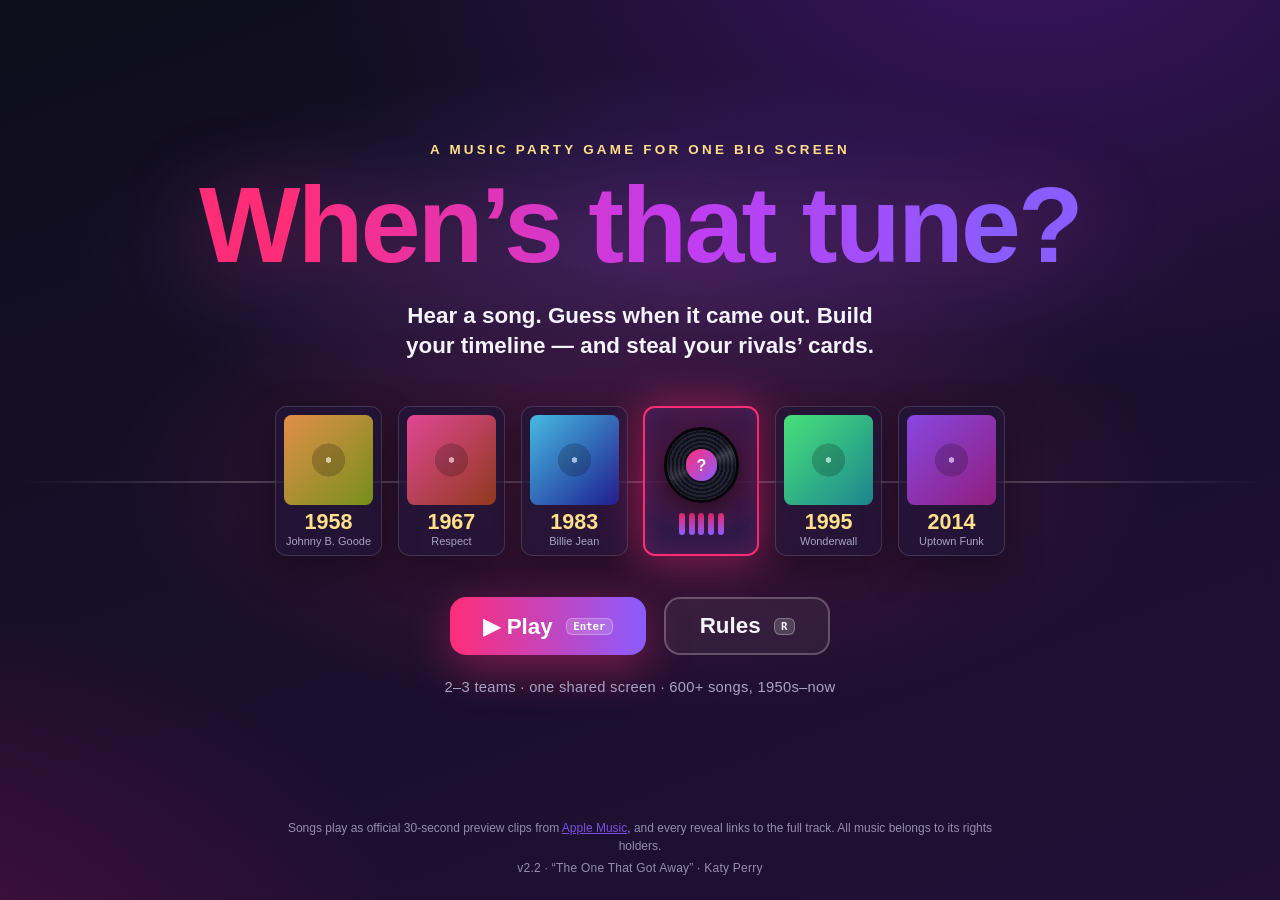
<file: index.html>
<!DOCTYPE html>
<html lang="en">
<head>
<meta charset="utf-8">
<meta name="viewport" content="width=device-width, initial-scale=1">
<title>When's that tune?</title>
<meta name="description" content="A music party game for 2–3 teams on one shared screen. Hear a song. Guess when it came out. Build your timeline — and steal your rivals’ cards.">
<meta property="og:type" content="website">
<meta property="og:title" content="When's that tune?">
<meta property="og:description" content="A music party game for 2–3 teams on one shared screen. Hear a song. Guess when it came out. Build your timeline — and steal your rivals’ cards.">
<meta name="theme-color" content="#170d2a">
<meta name="color-scheme" content="dark">
<link rel="icon" href="data:image/svg+xml,%3Csvg%20xmlns%3D%22http%3A%2F%2Fwww.w3.org%2F2000%2Fsvg%22%20viewBox%3D%220%200%20100%20100%22%3E%3Ctext%20y%3D%22.9em%22%20font-size%3D%2290%22%3E%F0%9F%95%B0%EF%B8%8F%3C%2Ftext%3E%3C%2Fsvg%3E">
<link rel="stylesheet" href="styles.css?v=fc4330ea">
<link rel="stylesheet" href="rules.css?v=fa92a8f4">
<link rel="stylesheet" href="site.css?v=c9f6a5f2">
</head>
<body>

<header class="topbar">
  <a id="site-home" class="brand" href="./">🕰 <span>When's&nbsp;that&nbsp;tune?</span></a>
  <div class="topbar-right">
    <button id="btn-site-rules" class="ghost-btn topbar-rules" type="button">? Rules</button>
  </div>
</header>

<!-- START: the online edition's front door -->
<section id="screen-start" class="screen active" aria-labelledby="start-title">
  <div class="start-main">
    <p class="start-eyebrow">A music party game for one big screen</p>
    <h1 id="start-title" class="start-title">When’s that&nbsp;tune?</h1>
    <p class="start-pitch">Hear a song. Guess when it came out. Build your timeline — and steal your rivals’ cards.</p>

    <div class="start-motif" aria-hidden="true">
      <div class="motif-rail"></div>
      <div class="motif-line">
        <div class="motif-card m1" style="--h:28"><i></i><b>1958</b><span>Johnny B. Goode</span></div>
        <div class="motif-card m2" style="--h:330"><i></i><b>1967</b><span>Respect</span></div>
        <div class="motif-card m3" style="--h:195"><i></i><b>1983</b><span>Billie Jean</span></div>
        <div class="motif-gap">
          <div class="motif-disc"><span>?</span></div>
          <div class="motif-eq"><i></i><i></i><i></i><i></i><i></i></div>
        </div>
        <div class="motif-card m4" style="--h:140"><i></i><b>1995</b><span>Wonderwall</span></div>
        <div class="motif-card m5" style="--h:265"><i></i><b>2014</b><span>Uptown Funk</span></div>
      </div>
    </div>

    <div class="start-actions">
      <button id="btn-start-play" class="primary-btn start-play" type="button">▶ Play <kbd>Enter</kbd></button>
      <button id="btn-start-rules" class="ghost-btn start-rules" type="button">Rules <kbd>R</kbd></button>
    </div>
    <p class="start-meta"><span>2–3 teams ·</span> <span>one shared screen ·</span> <span>600+ songs, 1950s–now</span></p>
  </div>

  <footer class="start-credit">
    Songs play as official 30-second preview clips from
    <a href="https://music.apple.com" target="_blank" rel="noopener">Apple Music</a>,
    and every reveal links to the full track. All music belongs to its rights holders.
    <span class="start-version app-version"></span>
  </footer>
</section>


<!-- RULES: the full rules as a page (the content comes from public/rules.js) -->
<section id="screen-rules" class="screen" aria-labelledby="rules-title">
  <div class="rules-bar">
    <button id="btn-rules-back" class="ghost-btn" type="button">← Back</button>
    <div class="rules-heading">
      <p class="rules-kicker">When’s that tune?</p>
      <h1 id="rules-title" tabindex="-1">How to play</h1>
    </div>
    <button id="btn-rules-play" class="primary-btn" type="button">▶ Play</button>
  </div>

  <div id="rules-page" class="rules-page"></div>

  <div class="rules-bar rules-bar-end">
    <button id="btn-rules-back-end" class="ghost-btn" type="button">← Back</button>
    <button id="btn-rules-play-end" class="primary-btn" type="button">▶ Play</button>
  </div>
</section>


<section id="screen-teams" class="screen">
  <h1>Two or three teams</h1>
  <p class="subtitle">Name your teams and choose how many cards win. Leave Team 3 empty for a two-team game.</p>
  <div class="teams-layout">
    <div class="setup-form">
      <label class="setup-row team-row t0"><span class="team-num" aria-hidden="true">1</span><input id="team-0" type="text" maxlength="16" placeholder="Team 1" autocomplete="off" aria-label="Team 1 name"></label>
      <label class="setup-row team-row t1"><span class="team-num" aria-hidden="true">2</span><input id="team-1" type="text" maxlength="16" placeholder="Team 2" autocomplete="off" aria-label="Team 2 name"></label>
      <label class="setup-row team-row t2"><span class="team-num" aria-hidden="true">3</span><input id="team-2" type="text" maxlength="16" placeholder="Team 3 (optional)" autocomplete="off" aria-label="Team 3 name (optional)"></label>
      <label class="setting">
        <span>Cards to win</span>
        <select id="set-target">
          <option value="10">10 (quick)</option>
          <option value="15">15</option>
          <option value="20" selected>20 (standard)</option>
          <option value="25">25 (long haul)</option>
        </select>
      </label>
      <div class="setup-buttons">
        <button id="btn-teams-start" class="primary-btn">Start game ▸</button>
        <button id="btn-teams-back" class="ghost-btn">← Back</button>
      </div>
    </div>
    <aside class="how-to" aria-labelledby="how-title">
      <h2 id="how-title">How to play</h2>
      <ol class="how-steps">
        <li><span class="how-ico" aria-hidden="true">🎧</span><p><b>Listen.</b> A song plays, a 30-second preview.</p></li>
        <li><span class="how-ico" aria-hidden="true">📍</span><p><b>Place it</b> in the gap of <i>your</i> timeline where you think it belongs. Right: the card is yours. Wrong: it's discarded, unless a rival challenges and steals it.</p></li>
        <li><span class="how-ico" aria-hidden="true">🎟</span><p><b>Tokens.</b> Every team starts with 2. Spend 1 to skip a song or to challenge a rival's pick, or 3 to buy a card. Name the title and artist before the reveal: +1.</p></li>
        <li><span class="how-ico" aria-hidden="true">🏆</span><p><b>First to <span id="how-target">20</span> cards wins.</b> <span id="how-first">First up: Team 1</span></p></li>
      </ol>
      <button id="btn-teams-rules" class="ghost-btn how-rules" type="button">📖 Read the rules</button>
    </aside>
  </div>
</section>

<section id="screen-loading" class="screen">
  <div class="loader-disc"></div>
  <p id="loading-text">Dropping the needle…</p>
</section>

<section id="screen-when" class="screen">
  <!-- header: quit, the scoreboard, and the tools (no ⚙️: both settings
       are the Voice Quiz's) -->
  <header class="wt-head">
    <button id="btn-hit-quit" class="ghost-btn wt-quit">← Quit</button>
    <p id="hit-target" class="wt-target"></p>
    <div id="hit-teams" class="scoreboard" role="list" aria-label="Scoreboard"></div>
    <div class="wt-tools">
      <button id="btn-hit-rules" class="ghost-btn wt-rules" aria-label="Rules"><span aria-hidden="true">?</span><span class="wt-rules-word" aria-hidden="true"> Rules</span></button>
      <label class="wt-volume"><span aria-hidden="true">🔉</span><input id="hit-volume" type="range" min="0" max="100" value="80" aria-label="Volume"></label>
    </div>
  </header>

  <!-- hero: the record, whose turn, and the question. Once a pick is locked
       in it becomes the challenge band (.banded): the ask, then the pick. -->
  <div class="wt-hero">
    <div id="hit-record" class="wt-record">
      <svg class="wt-ring" viewBox="0 0 100 100" aria-hidden="true">
        <circle class="wt-ring-track" cx="50" cy="50" r="46"></circle>
        <circle id="hit-ring" class="wt-ring-fill" cx="50" cy="50" r="46" pathLength="100"></circle>
      </svg>
      <div class="disc"><div class="disc-label">?</div></div>
      <button id="btn-hit-playgate" class="wt-playgate hidden"><span class="wt-play-icon" aria-hidden="true">▶</span>Tap to play</button>
    </div>
    <div class="equalizer paused" aria-hidden="true">
      <span></span><span></span><span></span><span></span><span></span>
    </div>
    <span class="wt-playstate" aria-hidden="true"></span>
    <div class="wt-turn">
      <p class="wt-who"><span id="hit-who" class="wt-team"></span><span id="hit-turn-pill" class="wt-pill"></span></p>
      <div class="wt-ask">
        <p id="hit-prompt" class="wt-q" aria-live="polite"></p>
        <span id="hit-range" class="range-pill quiet"></span>
        <span id="hit-mic" class="mic-chip">🎤 Shout title + artist for 🎟 +1</span>
      </div>
    </div>
    <!-- the challenge band: one slot per team, each under that team's tile
         (alignBand in when.js), then "Let it stand" -->
    <div id="hit-band" class="wt-band hidden">
      <h2 id="challenge-title" class="band-title" tabindex="-1"></h2>
      <p id="challenge-text" class="band-text"></p>
      <div id="challenge-rivals" class="band-slots"></div>
    </div>
  </div>

  <!-- the active team's timeline, wrapped into rows (layoutTimeline in when.js) -->
  <div id="hit-board" class="wt-board">
    <div class="wt-board-inner">
      <p id="hit-caption" class="tl-caption"></p>
      <div id="hit-timeline" class="wt-line"></div>
    </div>
  </div>

  <!-- the reveal: in place of the turn line and the timeline, under the live
       scoreboard. The song, the outcome, where the card belonged in the
       placing team's line (revealStripHTML in when.js), the name-it bonus.
       (A div, not a section element: tools/build-site.js lifts #screen-when
       out up to the first closing section tag after it.) -->
  <div id="hit-reveal" class="wt-reveal hidden" role="region" aria-labelledby="hit-verdict">
    <div id="hit-reveal-card" class="rv-card">
      <div class="rv-top">
        <img id="hit-art" class="rv-art" alt="">
        <div class="rv-id">
          <p class="rv-was">It was…</p>
          <div class="rv-song">
            <p id="hit-year" class="rv-year"></p>
            <div class="rv-name">
              <p id="hit-title" class="rv-title"></p>
              <p id="hit-artist" class="rv-artist"></p>
              <a id="hit-am-link" class="am-link rv-am" target="_blank" rel="noopener">Listen on Apple Music ↗</a>
            </div>
          </div>
        </div>
        <h2 id="hit-verdict" class="rv-head" tabindex="-1"></h2>
        <p id="hit-clauses" class="rv-clauses"></p>
      </div>
      <div class="rv-where">
        <p id="hit-strip-cap" class="rv-cap"></p>
        <div id="hit-strip" class="rv-strip"></div>
      </div>
      <div class="rv-foot">
        <button id="btn-hit-bonus" class="rv-bonus" aria-pressed="false"></button>
        <p id="hit-dest" class="rv-dest"></p>
      </div>
    </div>
  </div>

  <!-- action bar: token moves · the primary action · replay. On the reveal:
       Buy · Play it again (where Lock was) · Next (where Replay was). -->
  <footer class="wt-bar">
    <div class="wt-bar-left">
      <span class="wt-bar-label" aria-hidden="true">Token<br>moves</span>
      <button id="btn-hit-skip" class="ghost-btn"></button>
      <button id="btn-hit-buy" class="ghost-btn" title="A card is dealt face up straight into your timeline — you still play this song"></button>
      <button id="btn-hit-cancel-challenge" class="ghost-btn hidden">✕ Not a challenge <kbd>Esc</kbd></button>
    </div>
    <div class="wt-bar-mid">
      <button id="btn-hit-confirm" class="primary-btn wt-primary" disabled></button>
      <button id="btn-hit-replay-reveal" class="ghost-btn wt-again hidden"><span class="equalizer paused" aria-hidden="true"><span></span><span></span><span></span></span>🔁 Play it again <kbd>R</kbd></button>
    </div>
    <div class="wt-bar-right">
      <button id="btn-hit-replay" class="ghost-btn">🔁 Replay <kbd>R</kbd></button>
      <button id="btn-hit-next" class="primary-btn wt-next hidden"></button>
    </div>
  </footer>

  <!-- the turn banner: after Next, "Bass Face, you're up" for 1.2 s over the
       next team's board; it takes every stray click, then their song starts -->
  <div id="hit-banner" class="wt-banner hidden" aria-hidden="true"><p id="hit-banner-text" class="bn-text"></p></div>

  <!-- quit asks first: the standings, then keep playing (Esc), end here, or leave -->
  <div id="hit-quit-dialog" class="modal hidden" role="dialog" aria-modal="true" aria-labelledby="hit-quit-title" aria-describedby="hit-quit-text">
    <div class="modal-card quit-card">
      <h2 id="hit-quit-title">End the game?</h2>
      <p id="hit-quit-text" class="quit-text"></p>
      <ol id="hit-quit-standings" class="standings no-bars" aria-label="Standings"></ol>
      <div class="quit-buttons">
        <button id="btn-quit-keep" class="primary-btn" data-close>Keep playing <kbd>Esc</kbd></button>
        <button id="btn-quit-end" class="ghost-btn">End here: show the standings</button>
        <button id="btn-quit-menu" class="ghost-btn quit-menu">Quit to menu</button>
      </div>
    </div>
  </div>
</section>

<section id="screen-when-results" class="screen">
  <div class="fin-head">
    <h1 id="hit-winner" class="fin-title">🏆</h1>
    <p id="hit-margin" class="fin-margin"></p>
  </div>
  <div class="fin-top">
    <div class="fin-main">
      <ol id="hit-standings" class="standings" aria-label="Final standings"></ol>
      <div class="fin-buttons">
        <button id="btn-hit-again" class="primary-btn fin-again">Rematch</button>
        <button id="btn-hit-home" class="ghost-btn fin-home">Back to menu</button>
      </div>
    </div>
    <ul id="hit-story" class="fin-story" aria-label="How the game went"></ul>
  </div>
  <h2 class="fin-cap">How they got there · every card, oldest → newest</h2>
  <div id="hit-final" class="fin-lines"></div>
  <div id="hit-skipped" class="hidden">
    <h2 id="hit-skipped-cap" class="fin-cap">Skipped songs</h2>
    <ol id="hit-skipped-list" class="sk-list" aria-labelledby="hit-skipped-cap"></ol>
  </div>
</section>

<div id="toast" class="toast hidden"></div>

<script src="ui.js?v=a6a97734"></script>
<script src="version.js?v=f90e437a"></script>
<script src="timeline.js?v=9bb01fb3"></script>
<script src="audio.js?v=963ef3ff"></script>
<script src="rules.js?v=37c5ea40"></script>
<script src="when.js?v=8d846fa3"></script>
<script src="site.js?v=4060ec1d"></script>
</body>
</html>
</file>
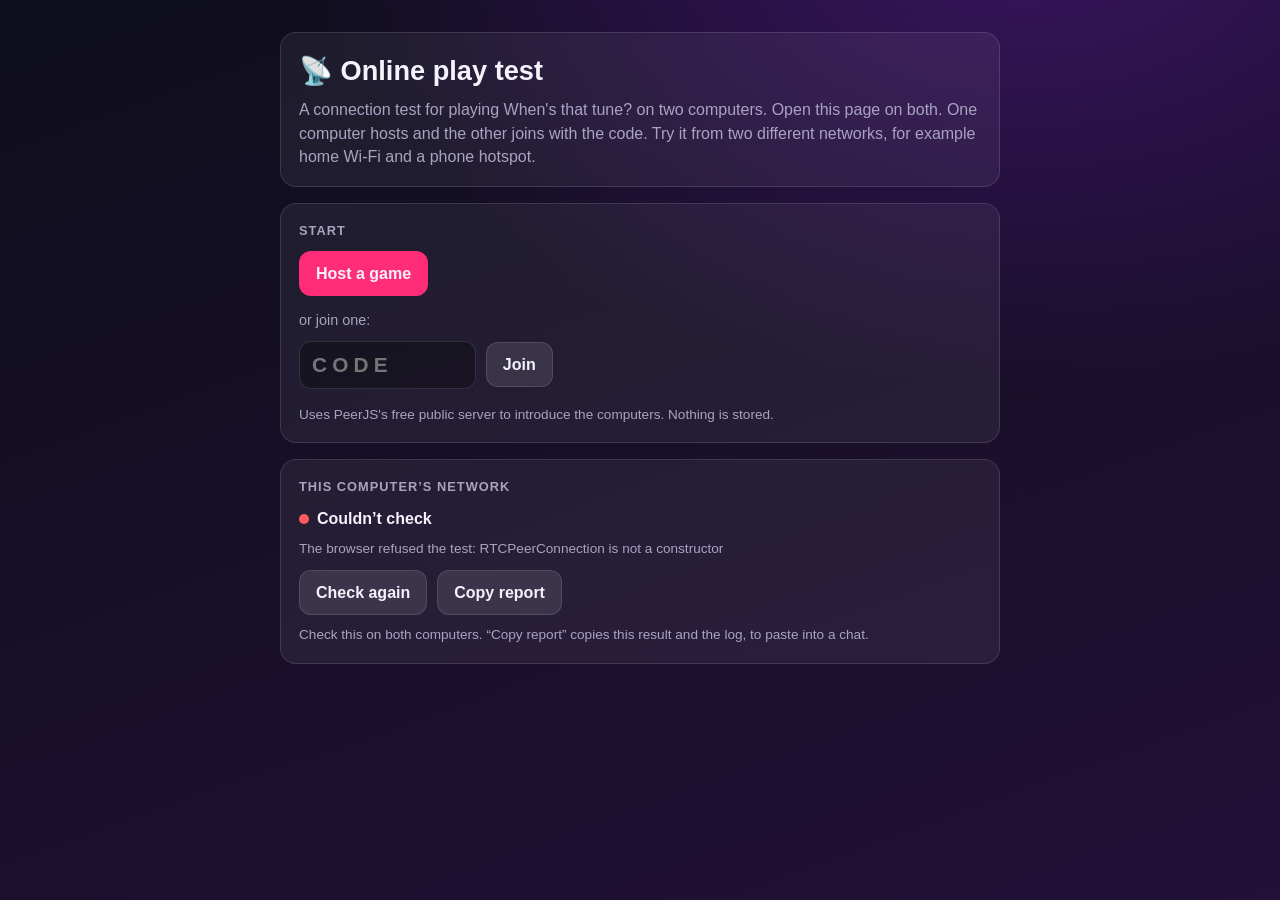
<file: lab/peer.html>
<!DOCTYPE html>
<html lang="en">
<head>
<meta charset="utf-8">
<meta name="viewport" content="width=device-width, initial-scale=1">
<title>Online play test</title>
<meta name="robots" content="noindex">
<meta name="color-scheme" content="dark">
<link rel="icon" href="data:image/svg+xml,%3Csvg xmlns='http://www.w3.org/2000/svg' viewBox='0 0 100 100'%3E%3Ctext y='.9em' font-size='90'%3E%F0%9F%93%A1%3C/text%3E%3C/svg%3E">
<!--
  A throwaway spike: can two computers find each other through PeerJS's free
  public server and keep a shared state in sync? One computer hosts and owns
  the state; the others send it actions and draw what it broadcasts, the same
  shape When's that tune? would use online. Built into site/lab/ by
  tools/build-site.js; not linked from the game.
-->
<style>
* { box-sizing: border-box; margin: 0; padding: 0; }
:root {
  --bg1: #0e0e1c; --bg2: #221037;
  --card: rgba(255, 255, 255, 0.06); --line: rgba(255, 255, 255, 0.12);
  --text: #f4f2fb; --muted: #a9a3c2;
  --accent: #ff2d78; --accent2: #8a5cff;
  --good: #2fd977; --warn: #ffb454; --bad: #ff5c5c; --gold: #ffe08a;
}
body {
  font-family: -apple-system, BlinkMacSystemFont, "Segoe UI", Roboto, sans-serif;
  color: var(--text); line-height: 1.45;
  background: radial-gradient(1200px 800px at 80% -10%, #3b1462 0%, transparent 60%),
              linear-gradient(160deg, var(--bg1), var(--bg2));
  background-attachment: fixed; min-height: 100vh;
  padding: 32px 16px 48px;
}
main { max-width: 720px; margin: 0 auto; }
main > section { display: grid; gap: 16px; }
h1 { font-size: 1.7rem; }
h2 { font-size: 0.8rem; text-transform: uppercase; letter-spacing: 0.08em; color: var(--muted); margin-bottom: 10px; }
p { color: var(--muted); }
.hidden { display: none !important; }
.card { background: var(--card); border: 1px solid var(--line); border-radius: 16px; padding: 18px; }
.row { display: flex; gap: 10px; flex-wrap: wrap; align-items: center; }
button {
  font: inherit; font-weight: 600; color: var(--text); cursor: pointer;
  background: rgba(255, 255, 255, 0.1); border: 1px solid var(--line);
  border-radius: 12px; padding: 10px 16px;
}
button:hover:not(:disabled) { background: rgba(255, 255, 255, 0.18); }
button:disabled { opacity: 0.4; cursor: default; }
button.primary { background: var(--accent); border-color: transparent; }
button.primary:hover:not(:disabled) { background: #ff4a8c; }
input {
  font: inherit; font-size: 1.3rem; font-weight: 700; letter-spacing: 0.25em; text-transform: uppercase;
  width: 8.5em; padding: 8px 12px; border-radius: 12px; color: var(--text);
  background: rgba(0, 0, 0, 0.3); border: 1px solid var(--line);
}
input:focus-visible, button:focus-visible { outline: 2px solid var(--gold); outline-offset: 2px; }
.or { color: var(--muted); font-size: 0.9rem; }
.small { font-size: 0.85rem; }

.code { font-size: clamp(2.4rem, 12vw, 3.6rem); font-weight: 800; letter-spacing: 0.18em; color: var(--gold); line-height: 1.1; }
.link { font-family: ui-monospace, Menlo, monospace; font-size: 0.85rem; color: var(--muted); word-break: break-all; }

.pill { display: inline-flex; align-items: center; gap: 8px; font-weight: 600; }
.pill::before { content: ""; width: 10px; height: 10px; border-radius: 50%; background: var(--muted); }
.pill[data-kind="ok"]::before { background: var(--good); }
.pill[data-kind="wait"]::before { background: var(--warn); animation: pulse 1.2s infinite; }
.pill[data-kind="bad"]::before { background: var(--bad); }
.pill[data-kind="warn"]::before { background: var(--warn); }
@keyframes pulse { 50% { opacity: 0.3; } }
.facts { display: grid; grid-template-columns: repeat(auto-fit, minmax(150px, 1fr)); gap: 10px; margin-top: 12px; }
.fact { background: rgba(0, 0, 0, 0.2); border-radius: 10px; padding: 8px 12px; }
.fact b { display: block; font-size: 0.75rem; color: var(--muted); font-weight: 600; }

.peers { list-style: none; display: grid; gap: 6px; margin-top: 12px; }
.peers:empty { display: none; }
.peers li { display: flex; justify-content: space-between; gap: 10px; flex-wrap: wrap; background: rgba(0, 0, 0, 0.2); border-radius: 10px; padding: 8px 12px; }
.peers span { color: var(--muted); font-size: 0.9rem; }

.counter { display: flex; align-items: center; gap: 18px; }
.counter output { font-size: 2.6rem; font-weight: 800; min-width: 2.5ch; text-align: center; font-variant-numeric: tabular-nums; }
.counter button { font-size: 1.4rem; width: 56px; height: 56px; padding: 0; }
.song { margin-top: 12px; font-size: 1.1rem; }
.song:empty { display: none; }
.song small { color: var(--muted); }
.by { margin-top: 8px; font-size: 0.85rem; color: var(--muted); min-height: 1.3em; }

#log {
  font-family: ui-monospace, Menlo, monospace; font-size: 0.8rem; color: var(--muted);
  max-height: 220px; overflow: auto; display: grid; gap: 2px;
}
#log .bad { color: var(--bad); } #log .ok { color: var(--good); }
</style>
</head>
<body>
<main>

<section id="screen-start">
  <div class="card">
    <h1>📡 Online play test</h1>
    <p style="margin-top:8px">A connection test for playing When's that tune? on two computers.
      Open this page on both. One computer hosts and the other joins with the code.
      Try it from two different networks, for example home Wi‑Fi and a phone hotspot.</p>
  </div>
  <div class="card">
    <h2>Start</h2>
    <div class="row">
      <button id="btn-host" class="primary" type="button">Host a game</button>
      <button id="btn-resume" class="hidden" type="button"></button>
    </div>
    <p class="or" style="margin:14px 0 10px">or join one:</p>
    <form id="join-form" class="row" autocomplete="off">
      <input id="join-code" maxlength="4" placeholder="CODE" spellcheck="false" autocapitalize="characters" aria-label="Game code">
      <button id="btn-join" type="submit">Join</button>
    </form>
    <p id="join-hint" class="small hidden" style="margin-top:10px">Press <b>Join</b> to connect.</p>
    <p class="small" style="margin-top:16px">Uses PeerJS's free public server to introduce the computers. Nothing is stored.</p>
  </div>
</section>

<section id="screen-room" class="hidden">
  <div class="card">
    <div class="row" style="justify-content:space-between">
      <h2 id="room-role" style="margin:0"></h2>
      <button id="btn-leave" type="button">Leave</button>
    </div>
    <div id="room-code" class="code"></div>
    <div id="host-share" class="hidden">
      <p class="link" id="room-link" style="margin:6px 0 10px"></p>
      <button id="btn-copy" type="button">Copy link</button>
    </div>
  </div>

  <div class="card">
    <h2>Connection</h2>
    <div id="status" class="pill" data-kind="wait">Starting…</div>
    <div id="guest-facts" class="facts hidden">
      <div class="fact"><b>Route</b><span id="f-route">…</span></div>
      <div class="fact"><b>Round trip</b><span id="f-rtt">…</span></div>
      <div class="fact"><b>Connected in</b><span id="f-took">…</span></div>
    </div>
    <ul id="peers" class="peers"></ul>
  </div>

  <div class="card">
    <h2>Shared counter</h2>
    <p class="small" style="margin-bottom:12px">Press from either computer; both should change at once.</p>
    <div class="counter">
      <button id="btn-dec" type="button" aria-label="Minus one">−</button>
      <output id="counter">0</output>
      <button id="btn-inc" type="button" aria-label="Plus one">+</button>
    </div>
    <div id="counter-by" class="by"></div>
  </div>

  <div class="card">
    <h2>Music</h2>
    <p class="small" style="margin-bottom:12px">Either computer can start a song; it plays on both.</p>
    <div class="row">
      <button id="btn-play" class="primary" type="button">▶ Play a random song</button>
      <button id="btn-stop" type="button">■ Stop</button>
      <button id="btn-unmute" class="hidden" type="button">🔈 Tap to enable sound</button>
    </div>
    <div id="song" class="song"></div>
    <div id="song-by" class="by"></div>
  </div>

  <div class="card">
    <h2>Log</h2>
    <div id="log" aria-live="polite"></div>
  </div>
</section>

<div class="card" style="margin-top:16px">
  <h2>This computer’s network</h2>
  <div id="net-verdict" class="pill" data-kind="wait">Checking…</div>
  <p id="net-detail" class="small" style="margin-top:8px"></p>
  <div class="row" style="margin-top:12px">
    <button id="btn-recheck" type="button">Check again</button>
    <button id="btn-report" type="button">Copy report</button>
  </div>
  <p class="small" style="margin-top:10px">Check this on both computers. “Copy report” copies this result and the log, to paste into a chat.</p>
</div>

</main>

<script src="peerjs-1.5.5.min.js"></script>
<script>
(() => {
  'use strict';
  const PREFIX = 'whens-that-tune-';        // our corner of PeerJS's shared name space
  const ALPHABET = 'ABCDEFGHJKMNPQRSTUVWXYZ23456789';   // no 0/O, 1/I/L
  const PING_MS = 2000;
  const QUIET_MS = 6000;                    // no word from the other side this long: "not responding"
  const RETRY_MS = 3000;
  const STUCK_MS = 15000;                   // introduced, but no direct link this long: blocked
  const HOST_KEY = 'peer-test-host';
  const CID_KEY = 'peer-test-cid';

  const $ = id => document.getElementById(id);
  const now = () => performance.now();
  const store = {
    get(k) { try { return sessionStorage.getItem(k); } catch { return null; } },
    set(k, v) { try { sessionStorage.setItem(k, v); } catch {} },
    del(k) { try { sessionStorage.removeItem(k); } catch {} }
  };

  let role = null;        // 'host' | 'guest'
  let code = '';
  let peer = null;
  let deck = [];
  // The host's state is the truth; guests only ever hold the last copy it sent.
  let state = { counter: 0, counterBy: '', song: null, songBy: '', guests: [] };

  // Host: one entry per guest. Guest: one entry, for the host.
  const links = new Map();   // key -> { conn, name, rtt, route, heard }
  const guestNames = new Map();  // host: a guest tab's id -> "Guest n", kept across its reconnects
  let guestSeq = 0;

  // ---------- log ----------
  function log(msg, kind) {
    const t = new Date().toLocaleTimeString([], { hour12: false });
    const line = document.createElement('div');
    line.textContent = `${t}  ${msg}`;
    if (kind) line.className = kind;
    $('log').prepend(line);
  }
  function status(kind, text) {
    $('status').dataset.kind = kind;
    $('status').textContent = text;
  }

  // ---------- codes ----------
  function newCode() {
    const n = crypto.getRandomValues(new Uint32Array(4));
    return [...n].map(x => ALPHABET[x % ALPHABET.length]).join('');
  }
  const clean = s => String(s || '').toUpperCase().replace(/[^A-Z0-9]/g, '').slice(0, 4);
  const joinLink = c => `${location.origin}${location.pathname}#join=${c}`;

  // ---------- audio ----------
  // One element for the whole page: Safari lets a page play sound only on an
  // element that has already played from a click.
  const audio = new Audio();
  audio.preload = 'auto';
  function unlockAudio() {
    if (audio.dataset.unlocked) return;
    audio.dataset.unlocked = '1';
    audio.muted = true;
    audio.play().catch(() => {}).finally(() => { audio.pause(); audio.muted = false; });
  }
  function playSong(song) {
    audio.src = song.previewUrl;
    audio.currentTime = 0;
    audio.play().then(() => $('btn-unmute').classList.add('hidden')).catch(() => {
      $('btn-unmute').classList.remove('hidden');
      log('The browser blocked sound until you tap the page', 'bad');
    });
  }
  function stopSong() { audio.pause(); }

  // ---------- connection facts ----------
  // Which way the data really flows: straight between the computers, or
  // bounced off PeerJS's relay because a network wouldn't allow direct.
  async function route(conn) {
    const pc = conn.peerConnection;
    if (!pc) return null;
    const stats = await pc.getStats();
    let pair = null;
    stats.forEach(s => { if (s.type === 'transport' && s.selectedCandidatePairId) pair = stats.get(s.selectedCandidatePairId); });
    if (!pair) stats.forEach(s => { if (s.type === 'candidate-pair' && s.nominated && s.state === 'succeeded') pair = s; });
    if (!pair) return null;
    const types = [stats.get(pair.localCandidateId), stats.get(pair.remoteCandidateId)].map(c => c && c.candidateType);
    if (types.includes('relay')) return 'Through the relay server';
    if (types.every(t => t === 'host')) return 'Direct, same network';
    return 'Direct over the internet';
  }

  // Why a link didn't open: which kinds of address each side offered (host =
  // on its own network, srflx = its public address, relay = via a relay) and
  // how many of the routes between them were tried and worked.
  async function iceReport(conn) {
    const pc = conn.peerConnection;
    if (!pc) return ['No connection details (the other side never answered)'];
    const stats = await pc.getStats();
    const mine = new Set(), theirs = new Set();
    let pairs = 0, worked = 0;
    stats.forEach(s => {
      if (s.type === 'local-candidate') mine.add(s.candidateType);
      if (s.type === 'remote-candidate') theirs.add(s.candidateType);
      if (s.type === 'candidate-pair') { pairs++; if (s.state === 'succeeded') worked++; }
    });
    const list = set => [...set].join(', ') || 'none';
    const lines = [`Details: link ${pc.iceConnectionState}; this side offered ${list(mine)}; the other side offered ${list(theirs)}; ${worked} of ${pairs} routes worked`];
    // With no addresses of our own, the other side's never get paired up, so
    // they can't be judged.
    if (!mine.size) return [...lines, 'This computer offered no addresses at all: its network or browser blocks this kind of traffic.'];
    if (!theirs.size) lines.push('No addresses arrived from the other computer.');
    else if (!theirs.has('srflx')) lines.push('The other computer offered no public address: its network may block this kind of traffic.');
    if (!mine.has('srflx')) lines.push('This computer found no public address: its network may block this kind of traffic.');
    return lines;
  }

  // ---------- this computer's network ----------
  // Ask three public address servers (STUN) what our address looks like from
  // outside. None answer: this kind of traffic (UDP) is blocked. They see
  // different public ports for the same connection: a strict ("symmetric")
  // NAT, which gives every destination its own port, so the other side can't
  // aim at us. One port for all: an easy NAT, fine for direct links.
  const STUN = ['stun:stun.l.google.com:19302', 'stun:stun1.l.google.com:19302', 'stun:stun.cloudflare.com:3478'];
  let net = { verdict: 'Checking…', detail: '' };

  function setNet(kind, verdict, detail) {
    net = { kind, verdict, detail };
    $('net-verdict').dataset.kind = kind;
    $('net-verdict').textContent = verdict;
    $('net-detail').textContent = detail;
  }

  const maskIp = a => a.includes(':') ? a.split(':').slice(0, 2).join(':') + ':…' : a.split('.').slice(0, 2).join('.') + '.x.x';

  async function checkNetwork() {
    $('btn-recheck').disabled = true;
    setNet('wait', 'Checking…', '');
    try {
      const pc = new RTCPeerConnection({ iceServers: STUN.map(urls => ({ urls })) });
      const found = [];            // public addresses the servers reported
      const failed = new Set();    // servers that reported an error…
      const replied = new Set();   // …and servers that answered (on some address family)
      let local = 0;
      pc.onicecandidate = e => {
        const c = e.candidate && e.candidate.candidate;
        if (!c) return;
        const f = c.split(' ');    // foundation component protocol priority address port "typ" type …
        if (f[2].toLowerCase() !== 'udp') return;
        if (f[7] === 'host') local++;
        if (f[7] === 'srflx') { found.push({ addr: f[4], port: f[5] }); if (e.candidate.url) replied.add(e.candidate.url); }
      };
      // A failed IPv6 lookup is normal on an IPv4-only network; it doesn't
      // mean the server didn't answer.
      pc.onicecandidateerror = e => { if (e.url && !String(e.address || '').includes(':')) failed.add(e.url); };
      pc.createDataChannel('probe');
      await pc.setLocalDescription(await pc.createOffer());
      await new Promise(done => {
        const t = setTimeout(done, 6000);
        pc.onicegatheringstatechange = () => { if (pc.iceGatheringState === 'complete') { clearTimeout(t); done(); } };
      });
      pc.close();

      const answered = STUN.length - [...failed].filter(u => !replied.has(u)).length;
      const v4 = found.filter(f => !f.addr.includes(':'));
      const ports = new Map();   // public address -> the ports seen on it
      for (const f of v4) (ports.get(f.addr) || ports.set(f.addr, new Set()).get(f.addr)).add(f.port);
      const portCounts = [...ports.values()].map(s => s.size);
      const where = v4.length ? `Public address ${[...ports.keys()].map(maskIp).join(', ')}. ` : '';
      const asked = `${answered} of ${STUN.length} address servers answered.`;

      if (!found.length) {
        setNet('bad', 'Blocks direct links',
          `No address server answered${local ? '' : ' and no network interface was found'}, so this network seems to block the traffic direct links use (UDP). ` +
          'Only a relay running over normal web traffic (TCP port 443) could connect this computer.');
      } else if (ports.size > 1 || portCounts.some(n => n > 1)) {
        setNet('warn', 'Strict network (symmetric NAT)',
          `${where}The address servers saw ${ports.size > 1 ? 'different public addresses' : 'a different public port each'}, so this network gives every destination its own port. ` +
          `A direct link can still work if the other computer’s network is open; if both are strict, only a relay can connect them. ${asked}`);
      } else {
        setNet('ok', 'Open to direct links (easy NAT)',
          `${where}This network keeps one public port for all destinations, so direct links should work unless the other side blocks them. ` +
          `${asked}${answered < 2 ? ' (With only one answer this is a best guess.)' : ''}`);
      }
      log(`This computer’s network: ${net.verdict}`, net.kind === 'ok' ? 'ok' : 'bad');
    } catch (e) {
      setNet('bad', 'Couldn’t check', `The browser refused the test: ${e.message}`);
    }
    $('btn-recheck').disabled = false;
  }

  function report() {
    const lines = [...$('log').children].map(l => l.textContent).reverse();
    return [
      'Online play test report',
      `Role: ${role ? `${role}, code ${code}` : 'not connected'}`,
      `Browser: ${navigator.userAgent}`,
      `Network: ${net.verdict}. ${net.detail}`,
      '',
      'Log:',
      ...lines
    ].join('\n');
  }

  function heartbeat() {
    for (const link of links.values()) {
      if (!link.conn.open) continue;
      link.conn.send({ type: 'ping', t: Date.now() });
      route(link.conn).then(r => { if (r && r !== link.route) { if (link.route) log(`${link.name}: route is now "${r}"`); link.route = r; render(); } })
        .catch(() => {});
    }
    render();
  }
  setInterval(heartbeat, PING_MS);

  function handleCommon(link, msg) {
    link.heard = now();
    if (msg.type === 'ping') { link.conn.send({ type: 'pong', t: msg.t }); return true; }
    if (msg.type === 'pong') { link.rtt = Date.now() - msg.t; return true; }
    return false;
  }

  // ---------- host ----------
  function host(wanted, tries = 0) {
    role = 'host';
    code = wanted || newCode();
    enterRoom();
    status('wait', `Claiming code ${code}…`);
    peer = new Peer(PREFIX + code, { debug: 1 });

    peer.on('open', () => {
      store.set(HOST_KEY, code);
      status('wait', 'Waiting for someone to join');
      log(`Code ${code} is ours. Share the link.`, 'ok');
      loadDeck();
    });

    peer.on('connection', conn => {
      const cid = (conn.metadata && conn.metadata.cid) || conn.peer;
      if (!guestNames.has(cid)) guestNames.set(cid, `Guest ${++guestSeq}`);
      const name = guestNames.get(cid);
      const stuck = setTimeout(async () => {
        if (conn.open) return;
        log(`${name} found the game, but no direct link opened in 15 s`, 'bad');
        for (const line of await iceReport(conn)) log(line, 'bad');
      }, STUCK_MS);
      conn.on('open', () => {
        clearTimeout(stuck);
        // A guest that reconnects replaces its old, dead link.
        for (const [k, l] of links) if (l.cid === cid) { l.conn.close(); links.delete(k); }
        links.set(conn.peer, { conn, cid, name, rtt: null, route: null, heard: now() });
        log(`${name} joined`, 'ok');
        broadcastState();
        heartbeat();
      });
      conn.on('data', msg => {
        const link = links.get(conn.peer);
        if (!link || handleCommon(link, msg)) return;
        if (msg.type === 'act') act(msg.name, name);
      });
      conn.on('close', () => {
        if (links.get(conn.peer)?.conn !== conn) return;
        links.delete(conn.peer);
        log(`${name} left`, 'bad');
        broadcastState();
      });
      conn.on('error', e => log(`${name}: ${e.type || e.message}`, 'bad'));
    });

    peer.on('disconnected', () => {
      // Lost the switchboard only: games in progress carry on, but nobody new
      // can join until we're back.
      log('Lost touch with the PeerJS server; reconnecting…', 'bad');
      setTimeout(() => { if (peer && !peer.destroyed) peer.reconnect(); }, RETRY_MS);
    });

    peer.on('error', e => {
      if (e.type === 'unavailable-id') {
        peer.destroy();
        // Our own code, reclaimed after a refresh, can stay taken for a few
        // seconds while the server notices the old tab is gone.
        if (wanted && tries < 5) {
          log(`Code ${code} is still held; trying again…`);
          setTimeout(() => host(wanted, tries + 1), RETRY_MS);
        } else {
          log(`Code ${code} is taken; picking another`);
          host();
        }
        return;
      }
      log(`Error: ${e.type || e.message}`, 'bad');
      if (e.type === 'network' || e.type === 'server-error') status('bad', 'Can’t reach the PeerJS server');
    });
  }

  function loadDeck() {
    if (deck.length) return;
    fetch('../deck.json').then(r => r.json()).then(d => {
      deck = d.rounds.filter(r => r.previewUrl);
      log(`${deck.length} songs ready`);
      render();
    }).catch(() => log('Couldn’t load ../deck.json; songs won’t play', 'bad'));
  }

  function act(name, by) {
    if (role === 'guest') {
      const link = [...links.values()][0];
      if (link && link.conn.open) link.conn.send({ type: 'act', name });
      return;
    }
    if (name === 'inc' || name === 'dec') {
      state.counter += name === 'inc' ? 1 : -1;
      state.counterBy = `${by} pressed ${name === 'inc' ? '+' : '−'}`;
    } else if (name === 'play') {
      if (!deck.length) return;
      let song;
      do song = deck[Math.floor(Math.random() * deck.length)];
      while (deck.length > 1 && state.song && song.previewUrl === state.song.previewUrl);
      state.song = { title: song.title, artist: song.artist, year: song.year, previewUrl: song.previewUrl };
      state.songBy = `${by} started it`;
      for (const l of links.values()) if (l.conn.open) l.conn.send({ type: 'play', song: state.song });
      // Start here about when the song reaches the slowest guest.
      const lag = Math.max(0, ...[...links.values()].map(l => (l.rtt || 0) / 2));
      setTimeout(() => playSong(state.song), lag);
    } else if (name === 'stop') {
      state.song = null;
      state.songBy = `${by} stopped it`;
      for (const l of links.values()) if (l.conn.open) l.conn.send({ type: 'stop' });
      stopSong();
    }
    broadcastState();
  }

  function broadcastState() {
    state.guests = [...links.values()].map(l => l.name);
    for (const l of links.values()) if (l.conn.open) l.conn.send({ type: 'state', state });
    render();
  }

  // ---------- guest ----------
  let started = 0, retryTimer = 0, tries = 0;

  function join(wanted) {
    role = 'guest';
    code = wanted;
    enterRoom();
    status('wait', 'Reaching the PeerJS server…');
    started = now();
    peer = new Peer({ debug: 1 });
    peer.on('open', () => connect());
    peer.on('disconnected', () => {
      setTimeout(() => { if (peer && !peer.destroyed) peer.reconnect(); }, RETRY_MS);
    });
    peer.on('error', e => {
      if (e.type === 'peer-unavailable') {
        status('bad', `No game with code ${code} right now`);
        log(`No game with code ${code}; retrying…`, 'bad');
        retry();
        return;
      }
      log(`Error: ${e.type || e.message}`, 'bad');
      if (e.type === 'network' || e.type === 'server-error') { status('bad', 'Can’t reach the PeerJS server'); retry(); }
    });
  }

  function cid() {
    let id = store.get(CID_KEY);
    if (!id) { id = crypto.getRandomValues(new Uint32Array(2)).join('-'); store.set(CID_KEY, id); }
    return id;
  }

  function connect() {
    clearTimeout(retryTimer);
    status('wait', `Connecting to ${code}…`);
    const conn = peer.connect(PREFIX + code, { reliable: true, serialization: 'json', metadata: { cid: cid() } });
    const link = { conn, name: 'Host', rtt: null, route: null, heard: now() };
    // The host answered but no link opened: with PeerJS's relay servers gone
    // (their names no longer resolve), that means a network blocked direct.
    const stuck = setTimeout(async () => {
      if (conn.open) return;
      status('bad', 'Found the game, but couldn’t link up directly');
      log('No direct link after 15 s: one of the networks blocks it, and there is no relay to fall back on', 'bad');
      for (const line of await iceReport(conn)) log(line, 'bad');
    }, STUCK_MS);
    conn.on('open', () => {
      clearTimeout(stuck);
      links.clear();
      links.set('host', link);
      tries = 0;
      const took = ((now() - started) / 1000).toFixed(1);
      $('f-took').textContent = `${took} s`;
      log(`Connected to ${code} in ${took} s`, 'ok');
      heartbeat();
    });
    conn.on('data', msg => {
      if (handleCommon(link, msg)) return;
      if (msg.type === 'state') { state = msg.state; render(); }
      else if (msg.type === 'play') playSong(msg.song);
      else if (msg.type === 'stop') stopSong();
    });
    conn.on('close', () => {
      if (links.get('host') !== link) return;
      links.delete('host');
      log('Connection to the host closed', 'bad');
      stopSong();
      retry();
    });
    conn.on('error', e => log(`Connection: ${e.type || e.message}`, 'bad'));
  }

  function retry() {
    clearTimeout(retryTimer);
    if (++tries > 20) { status('bad', 'Gave up. Check the code and join again.'); return; }
    started = now();
    retryTimer = setTimeout(() => {
      if (peer.disconnected) peer.reconnect();
      if (peer.open) connect(); else peer.once('open', connect);
    }, RETRY_MS);
    render();
  }

  // ---------- screen ----------
  function enterRoom() {
    $('screen-start').classList.add('hidden');
    $('screen-room').classList.remove('hidden');
    $('room-code').textContent = code;
    $('room-role').textContent = role === 'host' ? 'You’re hosting' : 'You joined';
    $('host-share').classList.toggle('hidden', role !== 'host');
    $('guest-facts').classList.toggle('hidden', role !== 'guest');
    $('room-link').textContent = joinLink(code);
    if (role === 'guest') history.replaceState(null, '', `#join=${code}`);
    else history.replaceState(null, '', location.pathname);
    render();
  }

  const fmtRtt = l => l.rtt == null ? '…' : `${l.rtt} ms`;
  const quiet = l => now() - l.heard > QUIET_MS;

  function render() {
    if (!role) return;
    const live = [...links.values()].filter(l => l.conn.open);
    if (role === 'host') {
      if (peer && peer.open) {
        const n = live.length;
        if (!n) status('wait', 'Waiting for someone to join');
        else if (live.some(quiet)) status('bad', 'A guest isn’t responding');
        else status('ok', `${n} ${n === 1 ? 'computer' : 'computers'} connected`);
      }
      $('peers').replaceChildren(...live.map(l => {
        const li = document.createElement('li');
        const b = document.createElement('b');
        b.textContent = l.name;
        const s = document.createElement('span');
        s.textContent = [l.route || 'finding route…', fmtRtt(l), quiet(l) ? 'not responding' : ''].filter(Boolean).join(' · ');
        li.append(b, s);
        return li;
      }));
    } else {
      const l = links.get('host');
      if (l && l.conn.open) {
        status(quiet(l) ? 'bad' : 'ok', quiet(l) ? 'Host isn’t responding' : `Connected to ${code}`);
        $('f-route').textContent = l.route || '…';
        $('f-rtt').textContent = fmtRtt(l);
      }
      const others = state.guests.length - 1;
      $('peers').replaceChildren();
      if (others > 0) {
        const li = document.createElement('li');
        li.textContent = `${others} other ${others === 1 ? 'guest' : 'guests'} connected`;
        $('peers').append(li);
      }
    }
    const canAct = role === 'host' || live.length > 0;
    $('counter').textContent = state.counter;
    $('counter-by').textContent = state.counterBy;
    for (const id of ['btn-inc', 'btn-dec', 'btn-stop']) $(id).disabled = !canAct;
    $('btn-play').disabled = !canAct || (role === 'host' && !deck.length);
    $('song').replaceChildren();
    if (state.song) {
      $('song').textContent = `♪ ${state.song.title} — ${state.song.artist} `;
      const y = document.createElement('small');
      y.textContent = `(${state.song.year})`;
      $('song').append(y);
    }
    $('song-by').textContent = state.songBy;
  }

  // ---------- wiring ----------
  const me = () => role === 'host' ? 'Host' : 'You';
  $('btn-inc').addEventListener('click', () => act('inc', me()));
  $('btn-dec').addEventListener('click', () => act('dec', me()));
  $('btn-play').addEventListener('click', () => act('play', me()));
  $('btn-stop').addEventListener('click', () => act('stop', me()));
  $('btn-unmute').addEventListener('click', () => {
    audio.play().then(() => $('btn-unmute').classList.add('hidden')).catch(() => {});
  });
  $('btn-host').addEventListener('click', () => { unlockAudio(); host(); });
  $('btn-resume').addEventListener('click', () => { unlockAudio(); host(store.get(HOST_KEY)); });
  $('join-form').addEventListener('submit', e => {
    e.preventDefault();
    const c = clean($('join-code').value);
    if (c.length !== 4) { $('join-code').focus(); return; }
    unlockAudio();
    join(c);
  });
  $('join-code').addEventListener('input', e => { e.target.value = clean(e.target.value); });
  $('btn-copy').addEventListener('click', () => {
    navigator.clipboard.writeText(joinLink(code))
      .then(() => { $('btn-copy').textContent = 'Copied ✓'; setTimeout(() => { $('btn-copy').textContent = 'Copy link'; }, 1500); })
      .catch(() => { getSelection().selectAllChildren($('room-link')); });
  });
  $('btn-leave').addEventListener('click', () => {
    if (role === 'host') store.del(HOST_KEY);
    if (peer) peer.destroy();
    location.href = location.pathname;
  });
  // Tell the other side at once, rather than leaving it to notice the silence.
  addEventListener('pagehide', () => { if (peer) peer.destroy(); });

  // A join link fills in the code; the Join click also unlocks sound.
  const m = location.hash.match(/join=([A-Za-z0-9]{4})/);
  if (m) {
    $('join-code').value = clean(m[1]);
    $('join-hint').classList.remove('hidden');
    $('btn-join').classList.add('primary');
    $('btn-host').classList.remove('primary');
    $('btn-join').focus();
  }
  const saved = store.get(HOST_KEY);
  if (saved) {
    $('btn-resume').textContent = `Resume hosting ${saved}`;
    $('btn-resume').classList.remove('hidden');
  }
  if (typeof Peer === 'undefined') log('PeerJS didn’t load', 'bad');

  $('btn-recheck').addEventListener('click', checkNetwork);
  $('btn-report').addEventListener('click', () => {
    navigator.clipboard.writeText(report())
      .then(() => { $('btn-report').textContent = 'Copied ✓'; setTimeout(() => { $('btn-report').textContent = 'Copy report'; }, 1500); })
      .catch(() => { log('Couldn’t copy; select the log by hand', 'bad'); });
  });
  checkNetwork();
})();
</script>
</body>
</html>
</file>
<file: styles.css>
* { box-sizing: border-box; margin: 0; padding: 0; }

:root {
  --bg1: #0e0e1c;
  --bg2: #221037;
  --card: rgba(255, 255, 255, 0.06);
  --card-hover: rgba(255, 255, 255, 0.12);
  --line: rgba(255, 255, 255, 0.12);
  --text: #f4f2fb;
  --muted: #a9a3c2;
  --accent: #ff2d78;
  --accent2: #8a5cff;
  --good: #2fd977;
  --bad: #ff5c5c;
  --gold: #ffe08a;
  /* Each team keeps one colour all game, clear of the pink, gold, green and
     red that already mean something. */
  --team-0: #3fd0f5;
  --team-1: #ff9d45;
  --team-2: #b58bff;
  /* Empty-gap outlines: at least 3:1 against the background (ACCESS-11). */
  --gap-line: rgba(255, 255, 255, 0.42);
}

html, body { height: 100%; }
body {
  font-family: -apple-system, BlinkMacSystemFont, "Segoe UI", Roboto, sans-serif;
  color: var(--text);
  background: radial-gradient(1200px 800px at 80% -10%, #3b1462 0%, transparent 60%),
              radial-gradient(1000px 700px at -10% 110%, #4a0f3d 0%, transparent 55%),
              linear-gradient(160deg, var(--bg1), var(--bg2));
  background-attachment: fixed;
  min-height: 100vh;
  display: flex;
  flex-direction: column;
  align-items: center;
}

/* ---------- chrome ---------- */
.topbar {
  width: 100%;
  max-width: 980px;
  display: flex;
  justify-content: space-between;
  align-items: center;
  padding: 18px 24px;
}
.brand { font-size: 22px; font-weight: 800; letter-spacing: 0.5px; }
.brand span { background: linear-gradient(90deg, var(--accent), var(--accent2));
  -webkit-background-clip: text; background-clip: text; color: transparent; }
.topbar-right { display: flex; gap: 10px; align-items: center; }

.badge {
  background: var(--card);
  border: 1px solid var(--line);
  padding: 6px 12px;
  border-radius: 999px;
  font-size: 13px;
  color: var(--muted);
  white-space: nowrap;
}

.icon-btn {
  background: var(--card);
  border: 1px solid var(--line);
  color: var(--text);
  font-size: 16px;
  width: 38px; height: 38px;
  border-radius: 12px;
  cursor: pointer;
  transition: background 0.15s;
}
.icon-btn:hover { background: var(--card-hover); }

/* ---------- screens ---------- */
.screen {
  display: none;
  width: 100%;
  max-width: 980px;
  padding: 12px 24px 48px;
  flex-direction: column;
  align-items: center;
}
.screen.active { display: flex; }

h1 { font-size: 40px; font-weight: 800; margin: 18px 0 8px; text-align: center; }
.subtitle { color: var(--muted); margin-bottom: 28px; text-align: center; }

/* ---------- home ---------- */
.category-grid {
  display: grid;
  grid-template-columns: repeat(auto-fill, minmax(260px, 1fr));
  gap: 16px;
  width: 100%;
}
.cat-card {
  background: var(--card);
  border: 1px solid var(--line);
  border-radius: 18px;
  padding: 20px;
  cursor: pointer;
  text-align: left;
  color: var(--text);
  font: inherit;
  transition: transform 0.12s, background 0.15s, border-color 0.15s;
}
.cat-card:hover { transform: translateY(-3px); background: var(--card-hover); border-color: var(--accent2); }
.cat-emoji { font-size: 34px; }
.cat-name { font-size: 19px; font-weight: 700; margin: 10px 0 4px; }
.cat-blurb { font-size: 13.5px; color: var(--muted); }
.cat-count { font-size: 12px; color: var(--accent2); margin-top: 10px; }

/* ---------- loading ---------- */
#screen-loading { justify-content: center; min-height: 60vh; }
.loader-disc {
  width: 110px; height: 110px;
  border-radius: 50%;
  background: repeating-radial-gradient(circle at center, #111 0 2px, #1f1f2c 2px 5px);
  border: 3px solid #000;
  position: relative;
  animation: spin 1.4s linear infinite;
  margin-bottom: 22px;
}
.loader-disc::after {
  content: ""; position: absolute; inset: 42px;
  border-radius: 50%;
  background: linear-gradient(135deg, var(--accent), var(--accent2));
}
#loading-text { color: var(--muted); }

/* ---------- game ---------- */
.game-top {
  width: 100%;
  display: flex;
  align-items: center;
  gap: 10px;
  flex-wrap: wrap;
  margin-bottom: 22px;
}
.round-chip, .score-chip {
  background: var(--card);
  border: 1px solid var(--line);
  border-radius: 999px;
  padding: 6px 14px;
  font-size: 14px;
}
.score-chip { margin-left: auto; font-weight: 700; color: #ffe08a; }

.stage { display: flex; flex-direction: column; align-items: center; gap: 18px; min-height: 190px; justify-content: center; }
.stage-play { display: flex; align-items: center; gap: 34px; }

.disc {
  width: 140px; height: 140px;
  border-radius: 50%;
  background: repeating-radial-gradient(circle at center, #101018 0 2px, #222234 2px 5px);
  border: 3px solid #05050a;
  display: flex; align-items: center; justify-content: center;
  animation: spin 2.4s linear infinite;
  animation-play-state: paused;
  box-shadow: 0 12px 40px rgba(0, 0, 0, 0.5);
}
.disc.spinning { animation-play-state: running; }
.disc-label {
  width: 52px; height: 52px;
  border-radius: 50%;
  background: linear-gradient(135deg, var(--accent), var(--accent2));
  display: flex; align-items: center; justify-content: center;
  font-weight: 800; font-size: 22px;
}
@keyframes spin { to { transform: rotate(360deg); } }

.equalizer { display: flex; align-items: flex-end; gap: 7px; height: 74px; }
.equalizer span {
  width: 11px;
  border-radius: 6px;
  background: linear-gradient(180deg, var(--accent), var(--accent2));
  animation: eq 0.9s ease-in-out infinite;
  transform-origin: bottom;
  height: 100%;
}
.equalizer span:nth-child(1) { animation-delay: 0s; }
.equalizer span:nth-child(2) { animation-delay: 0.18s; }
.equalizer span:nth-child(3) { animation-delay: 0.36s; }
.equalizer span:nth-child(4) { animation-delay: 0.1s; }
.equalizer span:nth-child(5) { animation-delay: 0.28s; }
.equalizer.paused span { animation-play-state: paused; transform: scaleY(0.15); }
@keyframes eq {
  0%, 100% { transform: scaleY(0.25); }
  40% { transform: scaleY(1); }
  70% { transform: scaleY(0.5); }
}

/* ---------- timer ---------- */
.timer {
  width: 100%;
  max-width: 560px;
  height: 14px;
  background: var(--card);
  border: 1px solid var(--line);
  border-radius: 999px;
  margin: 20px 0 26px;
  position: relative;
}
.timer-bar {
  height: 100%;
  width: 100%;
  border-radius: 999px;
  background: linear-gradient(90deg, var(--accent2), var(--accent));
  transition: width 0.2s linear;
}
.timer-num {
  position: absolute; right: -34px; top: -4px;
  font-size: 14px; color: var(--muted); font-variant-numeric: tabular-nums;
}
/* Where the bar runs nearly edge to edge, the seconds hanging off its end
   would push the page sideways: they sit above the bar's end instead. */
@media (max-width: 640px) {
  .timer-num { right: 0; top: -22px; }
}

/* ---------- guessing ---------- */
.guess-area { width: 100%; max-width: 560px; display: flex; flex-direction: column; align-items: center; gap: 8px; }
.guess-buttons { display: flex; gap: 10px; margin-top: 6px; flex-wrap: wrap; justify-content: center; }
.centered { text-align: center; }

/* The buzzer: one button, two jobs — stop the clock, then reveal. */
.buzz-btn {
  width: 100%;
  background: linear-gradient(90deg, var(--accent), var(--accent2));
  border: none;
  color: white;
  font: inherit;
  font-weight: 800;
  font-size: 22px;
  padding: 22px;
  border-radius: 18px;
  cursor: pointer;
  box-shadow: 0 12px 34px rgba(255, 45, 120, 0.28);
  transition: filter 0.15s, transform 0.1s, box-shadow 0.2s;
}
.buzz-btn:hover { filter: brightness(1.12); }
.buzz-btn:active { transform: scale(0.985); }
.buzz-btn.reveal-state {
  background: linear-gradient(90deg, #ffb038, #ffe08a);
  color: #2a1a05;
  box-shadow: 0 12px 34px rgba(255, 176, 56, 0.3);
}

kbd {
  background: rgba(255, 255, 255, 0.1);
  border: 1px solid var(--line);
  border-radius: 6px;
  padding: 1px 6px;
  font-family: ui-monospace, Menlo, monospace;
  font-size: 0.85em;
}

.primary-btn {
  background: linear-gradient(90deg, var(--accent), var(--accent2));
  border: none;
  color: white;
  font-weight: 700;
  font-size: 16px;
  padding: 12px 26px;
  border-radius: 14px;
  cursor: pointer;
  transition: filter 0.15s, transform 0.1s;
}
.primary-btn:hover { filter: brightness(1.15); }
.primary-btn:active { transform: scale(0.98); }
.primary-btn:disabled { filter: grayscale(0.6) brightness(0.7); cursor: default; }

.ghost-btn {
  background: transparent;
  border: 1px solid var(--line);
  color: var(--muted);
  font-size: 15px;
  padding: 12px 18px;
  border-radius: 14px;
  cursor: pointer;
  transition: color 0.15s, border-color 0.15s;
}
.ghost-btn:hover:not(:disabled) { color: var(--text); border-color: var(--accent2); }
.ghost-btn:disabled { opacity: 0.4; cursor: default; }

.volume-row {
  margin-top: 26px;
  display: flex; align-items: center; gap: 10px;
  color: var(--muted);
}
input[type="range"] { accent-color: var(--accent); width: 160px; }

/* ---------- reveal ---------- */
.reveal {
  position: fixed; inset: 0;
  background: rgba(10, 8, 20, 0.75);
  backdrop-filter: blur(6px);
  display: flex; align-items: center; justify-content: center;
  z-index: 40;
  padding: 20px;
  overflow: auto;
}
.reveal-card {
  background: linear-gradient(160deg, #1d1730, #241333);
  border: 1px solid var(--line);
  border-radius: 22px;
  padding: 26px;
  display: flex; gap: 26px;
  max-width: 640px; width: 100%;
  /* Three players plus artwork can outgrow a laptop window — the card scrolls
     so the Next button is always reachable. */
  max-height: 92vh;
  overflow: auto;
  align-items: center;
  animation: pop 0.25s ease-out;
  box-shadow: 0 30px 80px rgba(0, 0, 0, 0.6);
}
@keyframes pop { from { transform: scale(0.92); opacity: 0; } }
#reveal-art {
  flex: 0 0 auto;
  width: 200px; height: 200px;
  border-radius: 16px;
  object-fit: cover;
  background: #111;
  box-shadow: 0 10px 30px rgba(0, 0, 0, 0.5);
}
.reveal-info { flex: 1; min-width: 0; }
.reveal-was { color: var(--muted); font-size: 14px; margin-bottom: 6px; }
#reveal-title { font-size: 24px; line-height: 1.2; }
#reveal-artist { font-size: 17px; color: var(--accent2); margin: 6px 0 14px; font-weight: 600; }
.ok { color: var(--good); }
.miss { color: var(--bad); }

/* ---------- results ---------- */
.results-list { width: 100%; max-width: 640px; display: flex; flex-direction: column; gap: 8px; }
.result-row {
  display: flex; align-items: center; gap: 12px;
  background: var(--card);
  border: 1px solid var(--line);
  border-radius: 14px;
  padding: 10px 14px;
}
.result-row img { width: 44px; height: 44px; border-radius: 8px; object-fit: cover; background: #111; }
.result-names { flex: 1; min-width: 0; }
.result-names b { display: block; white-space: nowrap; overflow: hidden; text-overflow: ellipsis; font-size: 14.5px; }
.result-names span { color: var(--muted); font-size: 13px; }
.result-who { font-size: 12.5px; color: var(--muted); text-align: right; line-height: 1.6; min-width: 120px; }
.results-buttons { display: flex; gap: 12px; margin-top: 26px; }

/* ---------- modal ---------- */
.modal {
  position: fixed; inset: 0;
  background: rgba(8, 6, 16, 0.7);
  backdrop-filter: blur(4px);
  display: flex; align-items: center; justify-content: center;
  z-index: 50;
  padding: 20px;
}
.modal-card {
  background: linear-gradient(160deg, #1c1630, #201230);
  border: 1px solid var(--line);
  border-radius: 20px;
  padding: 26px;
  width: 100%; max-width: 520px;
  max-height: 88vh;
  overflow: auto;
}
.modal-head { display: flex; justify-content: space-between; align-items: center; margin-bottom: 18px; }
.modal-card h3 { margin: 14px 0 8px; font-size: 16px; }
.modal-card hr { border: none; border-top: 1px solid var(--line); margin: 18px 0 4px; }
.setting {
  display: flex; justify-content: space-between; align-items: center;
  padding: 10px 0; font-size: 15px;
}
.setting select {
  background: var(--card); color: var(--text);
  border: 1px solid var(--line);
  border-radius: 10px; padding: 8px 10px; font-size: 14px;
}
.hint { font-size: 13px; color: var(--muted); line-height: 1.5; margin: 8px 0; }
.hint a { color: var(--accent2); }
.credit { margin-top: 28px; }
.am-link {
  display: inline-block; margin: -6px 0 14px;
  font-size: 13px; color: var(--accent2); text-decoration: none;
}
.am-link:hover { color: var(--text); text-decoration: underline; }

/* ---------- toast ---------- */
.toast {
  position: fixed; bottom: 28px; left: 50%; transform: translateX(-50%);
  background: #2a2140;
  border: 1px solid var(--line);
  color: var(--text);
  padding: 12px 20px;
  border-radius: 14px;
  font-size: 14.5px;
  z-index: 60;
  box-shadow: 0 10px 30px rgba(0, 0, 0, 0.5);
  animation: pop 0.2s ease-out;
  max-width: 90vw;
  pointer-events: none;   /* never swallow a tap meant for the buttons under it */
}

.hidden { display: none !important; }

/* Read by screen readers, not shown. */
.sr-only {
  position: absolute; width: 1px; height: 1px; padding: 0; margin: -1px;
  overflow: hidden; clip: rect(0 0 0 0); white-space: nowrap; border: 0;
}

/* A focus ring you can see from the sofa, for keyboard users only. */
:where(button, a[href], summary, input, select, textarea, [tabindex]):focus-visible {
  outline: 3px solid #fff;
  outline-offset: 3px;
}

/* ---------- mode chooser ---------- */
.mode-grid {
  display: grid;
  grid-template-columns: repeat(auto-fit, minmax(280px, 1fr));
  gap: 18px;
  width: 100%;
}
.mode-card {
  background: var(--card);
  border: 1px solid var(--line);
  border-radius: 22px;
  padding: 28px;
  cursor: pointer;
  text-align: left;
  color: var(--text);
  font: inherit;
  transition: transform 0.12s, background 0.15s, border-color 0.15s;
}
.mode-card:hover { transform: translateY(-4px); background: var(--card-hover); border-color: var(--accent); }
.mode-emoji { font-size: 44px; }
.mode-name { font-size: 24px; font-weight: 800; margin: 12px 0 6px; }
.mode-blurb { font-size: 14.5px; color: var(--muted); line-height: 1.5; }
.mode-meta { font-size: 12.5px; color: var(--accent2); margin-top: 14px; }

/* ---------- setup screens ---------- */
.setup-form { width: 100%; max-width: 420px; display: flex; flex-direction: column; gap: 12px; }
.setup-row {
  display: flex; align-items: center; gap: 12px;
  background: var(--card);
  border: 1px solid var(--line);
  border-radius: 14px;
  padding: 6px 16px;
}
.setup-row > span { color: var(--muted); font-size: 15px; width: 20px; }
.setup-row input {
  flex: 1;
  background: transparent; border: none; outline: none;
  color: var(--text); font-size: 17px; padding: 12px 0;
}
.setup-row input::placeholder { color: #6f6a8a; }
.setup-buttons { display: flex; gap: 12px; margin-top: 14px; flex-wrap: wrap; justify-content: center; }

/* When's that tune? setup: the form beside a four-line "How to play" that
   the room can read from the sofa before anyone presses Start (ARC-9). On a
   phone it follows the form, so Start stays on the first screen. */
#screen-teams h1 { font-size: clamp(30px, 1.2vw + 24px, 52px); line-height: 1.15; }
.teams-layout {
  width: 100%;
  display: flex; flex-wrap: wrap; justify-content: center; align-items: flex-start;
  gap: clamp(20px, 3vw, 56px);
}
#screen-teams .setup-form { flex: 0 1 440px; max-width: 440px; }
.team-row .team-num {
  flex: 0 0 auto;
  width: 28px; height: 28px; border-radius: 9px;
  display: flex; align-items: center; justify-content: center;
  font-size: 15px; font-weight: 800; color: #120c1f;
  background: var(--tc, var(--team-0));
}
/* Each team keeps this colour in the game: tile edge, bar, banner. */
.team-row.t1 { --tc: var(--team-1); }
.team-row.t2 { --tc: var(--team-2); }
.team-row:focus-within { border-color: var(--tc, var(--team-0)); }
#screen-teams .setup-row input { font-size: clamp(17px, 0.3vw + 13px, 20px); }

.how-to {
  flex: 1 1 420px; max-width: 560px;
  background: var(--card);
  border: 1px solid var(--line);
  border-radius: 20px;
  padding: clamp(16px, 1.4vw + 6px, 26px);
  font-size: clamp(15px, 0.35vw + 11px, 19px);
  line-height: 1.5;
}
.how-to h2 { font-size: 1.2em; font-weight: 800; margin-bottom: 0.6em; }
.how-steps { list-style: none; display: flex; flex-direction: column; gap: 0.7em; }
.how-steps li { display: flex; gap: 0.7em; align-items: flex-start; }
.how-ico {
  flex: 0 0 auto;
  width: 2em; height: 2em; border-radius: 0.6em;
  display: flex; align-items: center; justify-content: center;
  background: rgba(255, 255, 255, 0.07);
}
.how-steps p { color: #ddd8ee; padding-top: 0.2em; }
.how-steps b { color: var(--text); }
#how-target { color: var(--gold); }
.how-rules { margin-top: 1em; color: var(--text); font-size: 0.9em; }

/* ---------- quiz scoring ---------- */
.score-strip { display: flex; gap: 8px; flex-wrap: wrap; margin-bottom: 14px; }
.scoring-grid { display: flex; flex-direction: column; gap: 8px; margin: 12px 0 18px; }
.scoring-row { display: flex; align-items: center; gap: 8px; }
.scoring-name { flex: 1; min-width: 0; font-weight: 600; overflow: hidden; text-overflow: ellipsis; white-space: nowrap; }
.chip-btn {
  background: var(--card);
  border: 1px solid var(--line);
  color: var(--text);
  font: inherit; font-size: 16px;
  padding: 8px 14px;
  border-radius: 12px;
  cursor: pointer;
  display: flex; align-items: center; gap: 6px;
  transition: background 0.15s, border-color 0.15s;
}
.chip-btn:hover { background: var(--card-hover); }
.chip-btn.on { background: rgba(47, 217, 119, 0.18); border-color: var(--good); }
.chip-btn .k { font-size: 10px; color: var(--muted); }

.leaderboard { width: 100%; max-width: 640px; display: flex; flex-direction: column; gap: 8px; margin-bottom: 26px; }
.lb-row {
  display: flex; align-items: center; gap: 12px;
  background: var(--card);
  border: 1px solid var(--line);
  border-radius: 14px;
  padding: 12px 16px;
}
.lb-row.lb-win { border-color: #ffe08a; background: rgba(255, 224, 138, 0.09); }
.lb-rank { color: var(--muted); width: 18px; }
.lb-name { flex: 1; font-weight: 700; font-size: 17px; }
.lb-detail { color: var(--muted); font-size: 13px; }
.lb-score { font-weight: 800; color: #ffe08a; width: 74px; text-align: right; }

/* ---------- when's that tune? · gaps and cards ---------- */
/* The base look of a gap and a year card. The board ("the timeline" below)
   sizes them to the density it picks. */
.slot {
  flex: 0 0 auto;
  min-width: 96px;
  background: transparent;
  border: 1px dashed var(--line);
  border-radius: 12px;
  color: var(--muted);
  font: inherit; font-size: 12px;
  padding: 10px 8px;
  cursor: pointer;
  display: flex; flex-direction: column; align-items: center; justify-content: center; gap: 4px;
  transition: border-color 0.15s, background 0.15s, color 0.15s;
}
.slot:hover:not(:disabled) { border-color: var(--accent2); color: var(--text); background: var(--card); }
.slot.selected { border-style: solid; border-color: var(--accent); background: rgba(255, 45, 120, 0.14); color: var(--text); }
.slot:disabled { opacity: 0.28; cursor: default; }

.year-card {
  flex: 0 0 auto;
  width: 108px;
  background: var(--card);
  border: 1px solid var(--line);
  border-radius: 14px;
  padding: 10px;
  text-align: center;
}
.year-card img { width: 100%; aspect-ratio: 1; border-radius: 8px; object-fit: cover; background: #111; }
.year-card b { display: block; font-size: 19px; margin: 6px 0 2px; color: #ffe08a; }
.year-card span {
  display: block; font-size: 11.5px; color: var(--muted); line-height: 1.3;
  overflow: hidden; display: -webkit-box; -webkit-line-clamp: 2; -webkit-box-orient: vertical;
}

/* Same-year cards are one stack: joined edge to edge, no gap to drop into. */
.year-stack { display: flex; flex: 0 0 auto; }
.year-stack .year-card:not(:first-child) { border-top-left-radius: 0; border-bottom-left-radius: 0; border-left-style: dashed; }
.year-stack .year-card:not(:last-child) { border-top-right-radius: 0; border-bottom-right-radius: 0; border-right: 0; }

@media (max-width: 620px) {
  .reveal-card { flex-direction: column; text-align: center; }
  .stage-play { gap: 20px; }
  h1 { font-size: 30px; }
  .buzz-btn { font-size: 19px; padding: 18px; }
}

/* ---------- when's that tune? · the board (the "Stage" layout) ---------- */
/* Top to bottom: header (quit, scoreboard, tools), the hero turn line, the
   timeline, and an action bar pinned to the bottom. The screen is exactly one
   viewport tall; only the timeline area scrolls, and only downwards. */
body:has(#screen-when.active) .topbar { display: none; }

#screen-when {
  max-width: none;
  height: 100vh;
  height: 100dvh;
  padding: 0;
  align-items: stretch;
  overflow: hidden;
  --pad-x: clamp(16px, 2.2vw, 44px);
  /* Sofa-scale type: sized for the back of the room, growing on a TV. */
  --fs-hero: clamp(24px, min(1.4vw + 16px, 3.2vh + 8px), 56px);
  --fs-q: clamp(16px, min(0.62vw + 10px, 1.4vh + 7px), 30px);
  --fs-count: clamp(22px, min(1.5vw + 7px, 3vh + 4px), 46px);
}

/* ---------- header ---------- */
.wt-head {
  flex: none;
  display: grid;
  grid-template-columns: auto minmax(0, 1fr) auto;
  grid-template-areas: "quit tiles tools";
  align-items: center;
  gap: 8px clamp(10px, 1.4vw, 28px);
  padding: clamp(8px, 1.3vh, 18px) var(--pad-x) 0;
}
.wt-quit, .wt-rules { font-size: clamp(15px, 0.35vw + 10px, 22px); }
.wt-quit { grid-area: quit; padding: 0.6em 0.9em; color: var(--text); }
.wt-target { grid-area: target; display: none; text-align: center; color: var(--muted); font-size: 15px; white-space: nowrap; }
.wt-target b { color: var(--text); }
.wt-tools { grid-area: tools; display: flex; align-items: center; gap: 10px; }
.wt-rules { padding: 0.5em 0.9em; border-radius: 999px; color: var(--text); font-weight: 600; white-space: nowrap; }
.wt-tools .icon-btn { width: clamp(38px, 1.3vw + 22px, 52px); height: clamp(38px, 1.3vw + 22px, 52px); font-size: clamp(16px, 0.5vw + 10px, 24px); }
.wt-volume { display: flex; align-items: center; gap: 6px; color: var(--muted); }
.wt-volume input[type="range"] { width: clamp(64px, 5.4vw, 120px); }

.scoreboard { grid-area: tiles; display: flex; justify-content: center; gap: clamp(8px, 1vw, 18px); min-width: 0; }
.tile {
  --tc: var(--team-0);
  position: relative;
  flex: 1 1 0;
  min-width: 0;
  max-width: clamp(250px, 23vw, 470px);
  display: grid;
  grid-template-columns: minmax(0, 1fr) auto;
  grid-template-areas: "name badge" "count tokens" "bar bar";
  align-items: center;
  column-gap: 10px;
  padding: clamp(6px, 0.9vh, 12px) clamp(12px, 1vw, 20px) clamp(8px, 1.1vh, 14px) clamp(20px, 1.5vw, 30px);
  border: 2px solid rgba(255, 255, 255, 0.16);
  border-radius: 16px;
  background: rgba(255, 255, 255, 0.07);
}
.tile.t1 { --tc: var(--team-1); }
.tile.t2 { --tc: var(--team-2); }
/* The team's own colour runs down the left edge: a shape, not only a hue. */
.tile::before {
  content: ''; position: absolute; left: clamp(8px, 0.6vw, 12px); top: 12%; bottom: 12%;
  width: 4px; border-radius: 3px; background: var(--tc);
}
.tile.up {
  border-color: transparent;
  background: linear-gradient(#2a1537, #2a1537) padding-box,
              linear-gradient(90deg, var(--accent), var(--accent2)) border-box;
  box-shadow: 0 0 26px rgba(255, 45, 120, 0.32);
}
.tile.defending { border-color: var(--accent2); }
.tile.challenging { border-color: var(--gold); box-shadow: 0 0 22px rgba(255, 224, 138, 0.25); }
.tile-name {
  grid-area: name; font-weight: 800;
  font-size: clamp(15px, min(0.8vw + 6px, 1.6vh + 4px), 28px);
  white-space: nowrap; overflow: hidden; text-overflow: ellipsis;
}
.tile-badge {
  grid-area: badge; justify-self: end;
  font-size: clamp(11px, 0.3vw + 8px, 16px); font-weight: 800; letter-spacing: 0.05em; text-transform: uppercase;
  padding: 2px 8px; border-radius: 999px; white-space: nowrap;
}
.tile-badge:empty { display: none; }
.tile.up .tile-badge { background: linear-gradient(90deg, var(--accent), var(--accent2)); color: #fff; }
.tile.defending .tile-badge { background: var(--accent2); color: #fff; }
.tile.challenging .tile-badge { background: var(--gold); color: #2a1a05; }
.tile-count { grid-area: count; white-space: nowrap; font-size: clamp(13px, 0.45vw + 8px, 20px); color: var(--text); }
.tile-count b { font-size: var(--fs-count); font-weight: 900; font-variant-numeric: tabular-nums; line-height: 1; }
.tile-count .of { font-weight: 700; margin: 0 4px 0 2px; }
.tile-tokens { grid-area: tokens; justify-self: end; white-space: nowrap; font-size: clamp(13px, 0.45vw + 8px, 20px); display: flex; align-items: center; gap: 6px; }
.tile-tokens .tk-num { display: none; font-weight: 800; }
.tile-tokens .tk-none { color: var(--muted); }
/* A narrow tile (a tablet, a landscape phone) keeps the numbers and drops the words. */
.tile { container-type: inline-size; }
@container (max-width: 210px) {
  .tile-count .cg, .tile-count .word, .tile-tokens .tks, .tile-tokens .word, .tile-tokens .tk-none { display: none; }
  .tile-tokens .tk-num { display: inline-flex; align-items: center; gap: 3px; }
  .tile-count .of { margin-right: 0; }
  /* The badge rides on the top edge, so "Defending" or "⚔ Challenging"
     doesn't squeeze the team's name down to a letter. */
  .tile-badge { grid-area: auto; position: absolute; top: 0; left: 50%; transform: translate(-50%, -50%); font-size: 10px; padding: 1px 8px; box-shadow: 0 2px 8px rgba(0, 0, 0, 0.4); }
}
.tile-bar { grid-area: bar; height: 6px; margin-top: clamp(4px, 0.7vh, 9px); border-radius: 3px; background: rgba(255, 255, 255, 0.12); overflow: hidden; }
.tile-bar i { display: block; height: 100%; border-radius: 3px; background: var(--tc); }

/* Gold tickets for tokens, and a little gold-edged card for "cards". */
.tk {
  display: inline-block; width: 1.25em; height: 0.78em; flex: none;
  background: linear-gradient(180deg, #ffe9a8, #f2c14e);
  border-radius: 2px;
  -webkit-mask: radial-gradient(circle at 0 50%, transparent 0.17em, #000 0.18em) left / 51% 100% no-repeat,
                radial-gradient(circle at 100% 50%, transparent 0.17em, #000 0.18em) right / 51% 100% no-repeat;
          mask: radial-gradient(circle at 0 50%, transparent 0.17em, #000 0.18em) left / 51% 100% no-repeat,
                radial-gradient(circle at 100% 50%, transparent 0.17em, #000 0.18em) right / 51% 100% no-repeat;
}
.tks { display: inline-flex; gap: 3px; }
.cg {
  display: inline-block; width: 0.66em; height: 0.86em; vertical-align: -0.1em; margin: 0 0.3em 0 0.25em;
  border: 1.5px solid var(--gold); border-radius: 3px;
  background: linear-gradient(180deg, rgba(255, 224, 138, 0.2) 0 58%, var(--gold) 58% 74%, rgba(255, 224, 138, 0.2) 74%);
}

/* ---------- hero turn line ---------- */
.wt-hero {
  flex: none;
  display: flex; align-items: center; justify-content: center;
  --hero-gap: clamp(10px, 1.3vw, 28px);
  gap: var(--hero-gap);
  padding: clamp(6px, 1.6vh, 22px) var(--pad-x) 0;
  --rec: clamp(60px, min(5.8vw, 10vh), 124px);
}
.wt-record { position: relative; flex: none; width: var(--rec); height: var(--rec); }
.wt-ring { position: absolute; inset: 0; width: 100%; height: 100%; transform: rotate(-90deg); }
.wt-ring circle { fill: none; stroke-width: 5; }
.wt-ring-track { stroke: rgba(255, 255, 255, 0.1); }
.wt-ring-fill { stroke: var(--accent); stroke-linecap: round; stroke-dasharray: 100; stroke-dashoffset: 100; }
.wt-record .disc { position: absolute; inset: 11%; width: auto; height: auto; border-width: 2px; }
.wt-record .disc-label { width: 34%; height: 34%; font-size: calc(var(--rec) * 0.16); }
/* Autoplay blocked: the record itself is the play button (LOOP-11). */
.wt-playgate {
  position: absolute; inset: -6px; border-radius: 50%;
  border: 3px solid #fff;
  background: linear-gradient(135deg, var(--accent), var(--accent2));
  color: #fff; font: inherit; font-weight: 800; font-size: calc(var(--rec) * 0.15); line-height: 1.1;
  cursor: pointer; display: flex; flex-direction: column; align-items: center; justify-content: center;
  box-shadow: 0 0 0 6px rgba(255, 45, 120, 0.25), 0 10px 30px rgba(0, 0, 0, 0.5);
  animation: gate-pulse 1.6s ease-in-out infinite;
}
.wt-playgate .wt-play-icon { font-size: 2em; line-height: 1; }
@keyframes gate-pulse { 50% { box-shadow: 0 0 0 12px rgba(255, 45, 120, 0.12), 0 10px 30px rgba(0, 0, 0, 0.5); } }
.wt-hero .equalizer { height: calc(var(--rec) * 0.46); gap: 4px; flex: none; }
.wt-hero .equalizer span { width: calc(var(--rec) * 0.075); border-radius: 3px; }
.wt-playstate { display: none; font-size: 14px; color: var(--muted); white-space: nowrap; }

.wt-turn { min-width: 0; }
.wt-who { display: flex; align-items: center; flex-wrap: wrap; gap: 6px 14px; }
.wt-team {
  font-size: var(--fs-hero); font-weight: 900; line-height: 1.12; letter-spacing: -0.01em;
  background: linear-gradient(90deg, var(--accent), var(--accent2));
  -webkit-background-clip: text; background-clip: text; color: transparent;
  overflow-wrap: anywhere;
}
.wt-team.gold { background: none; color: var(--gold); }
.wt-pill {
  font-size: clamp(12px, min(0.5vw + 7px, 1.1vh + 5px), 21px); font-weight: 800; letter-spacing: 0.14em; text-transform: uppercase;
  border: 2px solid rgba(255, 255, 255, 0.75); border-radius: 999px; padding: 2px 14px; white-space: nowrap;
}
.wt-pill.gold { border-color: var(--gold); color: var(--gold); }
.wt-ask { display: flex; align-items: center; flex-wrap: wrap; gap: 8px 12px; margin-top: clamp(4px, 0.8vh, 10px); }
.wt-q { font-size: var(--fs-q); font-weight: 700; }
.wt-q .q-short, .wt-bar .short { display: none; }
.wt-q.gold { color: var(--gold); }
/* One fixed width, whatever it says, so picking a gap never moves a thing. */
.range-pill {
  flex: none; display: inline-block; box-sizing: border-box; width: 8em;
  font-size: var(--fs-q); font-weight: 800; text-align: center; font-variant-numeric: tabular-nums;
  white-space: nowrap; overflow: hidden; text-overflow: ellipsis;
  padding: 2px 0.4em; border: 2px solid var(--accent); border-radius: 999px;
  background: rgba(255, 45, 120, 0.16); color: #fff;
}
.range-pill.quiet { border-style: dashed; border-color: rgba(255, 255, 255, 0.35); background: transparent; color: var(--muted); font-weight: 600; }
.range-pill.gold { border-color: var(--gold); background: rgba(255, 224, 138, 0.14); color: var(--gold); }
.mic-chip {
  flex: none; white-space: nowrap;
  font-size: clamp(13px, min(0.4vw + 8.5px, 0.9vh + 6px), 20px); font-weight: 600;
  padding: 4px 12px; border-radius: 999px;
  border: 1px solid rgba(255, 224, 138, 0.35); background: rgba(255, 224, 138, 0.06); color: var(--muted);
}
.mic-chip.hot { color: var(--text); border-color: rgba(255, 224, 138, 0.7); background: rgba(255, 224, 138, 0.12); }

/* ---------- the challenge band (phases ask and challenge) ---------- */
/* Once a pick is locked in, the hero line gives way to a gold band: its own
   beat on the main screen, at headline size (CHALLENGE-2), first the ask and
   then the challenger's pick. The record stays; the line below stays full
   size. Its slot row holds one slot per team, each placed under that team's
   tile by alignBand() in when.js, so a rival's button is in the same place
   every turn (CHALLENGE-7), and "Let it stand" sits under the tools. */
.wt-hero.banded {
  display: grid; grid-template-columns: auto minmax(0, 1fr); align-items: center;
  column-gap: var(--hero-gap); row-gap: clamp(3px, 0.6vh, 10px);
  margin-top: clamp(6px, 1.2vh, 16px);
  padding: clamp(8px, 1.5vh, 22px) var(--pad-x);
  background: linear-gradient(90deg, rgba(255, 224, 138, 0.1), rgba(255, 184, 56, 0.045) 50%, rgba(255, 224, 138, 0.1));
  border-top: 1px solid rgba(255, 224, 138, 0.38);
  border-bottom: 1px solid rgba(255, 224, 138, 0.38);
}
.wt-hero.banded > .equalizer, .wt-hero.banded > .wt-playstate, .wt-hero.banded > .wt-turn { display: none; }
.wt-hero.banded > .wt-record { grid-column: 1; grid-row: 1 / span 3; }
.wt-band { display: contents; }
.band-title {
  grid-column: 2; grid-row: 1;
  font-size: var(--fs-hero); font-weight: 900; line-height: 1.25; letter-spacing: -0.01em; overflow-wrap: anywhere;
}
.band-title:focus { outline: none; }   /* a focus target for the keys, not a control */
.band-title .gold { color: var(--gold); }
/* The challenger's gap, named at headline size. One fixed width, so picking moves nothing. */
.band-title .band-range { font-size: 0.84em; line-height: 1; width: 7.4em; margin-left: 0.2em; vertical-align: middle; padding: 0.07em 0.4em; letter-spacing: 0; }
.band-text {
  grid-column: 2; grid-row: 2;
  font-size: clamp(15px, min(0.5vw + 10px, 1.2vh + 7px), 26px); line-height: 1.45; color: #ddd8ee;
  min-height: 2.9em;   /* two lines in both beats, so the line below doesn't jump between them */
}
.band-text b { color: var(--text); }
.band-text .band-nb { display: block; }
.band-slots {
  grid-column: 1 / -1; grid-row: 3;
  display: flex; flex-wrap: wrap; align-items: stretch; row-gap: 10px;
  margin-top: clamp(2px, 0.6vh, 10px);
  --slot-h: clamp(58px, min(4.2vw + 14px, 9vh), 116px);
}
.band-slot {
  --tc: var(--team-0);
  position: relative; flex: 0 1 auto; min-width: 0; height: var(--slot-h);
  display: flex; flex-direction: column; align-items: center; justify-content: center; gap: clamp(2px, 0.5vh, 8px);
  padding: 4px 12px 4px clamp(20px, 1.5vw, 30px); border: 2px solid transparent; border-radius: 16px;
  background: transparent; color: var(--text); text-align: center;
  font: inherit; font-size: clamp(14px, min(0.55vw + 9.5px, 1.2vh + 7.5px), 26px); font-weight: 800; line-height: 1.2;
}
.band-slot.t1 { --tc: var(--team-1); }
.band-slot.t2 { --tc: var(--team-2); }
.band-slot.none { visibility: hidden; }
/* The placing team's own slot: nothing to press. */
.band-slot.placed { padding-left: 12px; border: 2px dashed rgba(255, 255, 255, 0.3); color: var(--muted); font-weight: 600; }
.band-slot.placed b { color: var(--text); font-weight: 800; }
.band-slot.placed > span { display: -webkit-box; -webkit-box-orient: vertical; -webkit-line-clamp: 2; overflow: hidden; overflow-wrap: anywhere; }
/* A rival's challenge button: gold, with the team's colour down its edge like its tile. */
.band-slot.rival { cursor: pointer; border-color: var(--gold); background: rgba(22, 13, 36, 0.8); box-shadow: 0 0 22px rgba(255, 224, 138, 0.14); }
.band-slot.rival::before {
  content: ''; position: absolute; left: clamp(8px, 0.6vw, 12px); top: 16%; bottom: 16%;
  width: 4px; border-radius: 3px; background: var(--tc);
}
.band-slot.rival:hover:not(:disabled) { background: rgba(255, 224, 138, 0.14); }
/* A narrow slot says "⚔ Bass Face", not "⚔ Bass Face challen…". */
.band-slot.rival { container-type: inline-size; }
@container (max-width: 225px) { .bs-verb { display: none; } }
.band-slot.rival:disabled { cursor: default; border-style: dashed; border-color: rgba(255, 255, 255, 0.28); background: transparent; box-shadow: none; color: var(--muted); }
.band-slot.rival:disabled::before { opacity: 0.45; }
.bs-name { max-width: 100%; overflow: hidden; text-overflow: ellipsis; white-space: nowrap; }
.bs-meta { display: flex; align-items: center; gap: 8px; font-size: 0.92em; }
.bs-meta .cost { background: rgba(255, 45, 120, 0.22); }
.bs-why { font-weight: 600; }
.band-slot kbd, .band-title kbd { font-size: 0.7em; }
/* The common answer: solid and roomy (CHALLENGE-7). */
.band-slot.stand {
  flex-direction: row; gap: 0.5em; min-width: 9.5em; padding: 4px 16px; cursor: pointer;
  border-color: rgba(255, 255, 255, 0.72); background: rgba(138, 92, 255, 0.2); font-size: clamp(15px, min(0.6vw + 10px, 1.3vh + 8px), 28px);
}
.band-slot.stand:hover { background: rgba(138, 92, 255, 0.34); }
.band-slot.stand.wrap { flex: 1 1 100%; margin-left: 0; }
/* The two picks, each under its own team's tile (ROOM-M2): the defender's
   violet, the challenger's gold. */
.band-slot.pick { font-weight: 600; gap: 0; padding-left: 12px; }
.band-slot.pick > * { display: block; width: 100%; white-space: nowrap; overflow: hidden; text-overflow: ellipsis; }
.band-slot.pick b { font-size: 1.2em; font-weight: 900; font-variant-numeric: tabular-nums; }
.band-slot.def { border-color: var(--accent2); background: rgba(138, 92, 255, 0.16); }
.band-slot.chal { border-color: var(--gold); background: rgba(255, 224, 138, 0.1); }
.band-slot.chal b { color: var(--gold); }
.band-slot.chal b.quiet { color: var(--muted); font-weight: 600; }
.band-long { display: inline; }

/* ---------- the timeline ---------- */
.wt-board {
  flex: 1 1 auto; min-height: 0;
  display: flex; flex-direction: column;
  overflow-y: auto; overflow-x: auto;
  padding: clamp(6px, 1.2vh, 16px) var(--pad-x);
  overscroll-behavior: contain;
}
.wt-board-inner { margin: auto 0; }
.tl-caption {
  text-align: center; text-transform: uppercase; letter-spacing: 0.12em;
  font-size: clamp(12px, min(0.36vw + 8px, 0.8vh + 6px), 18px); color: var(--muted);
  margin-bottom: clamp(4px, 0.8vh, 12px);
}
.tl-caption b { color: var(--text); font-weight: 800; }

/* Density is picked by layoutTimeline() from what fits: large → full →
   compact → tiny. --tu is one timeline unit, ~1px on a laptop, more on a TV. */
#hit-timeline {
  --tu: clamp(0.8px, min(0.04vw + 0.5px, 0.1vh + 0.2px), 1.6px);
  /* (--ch never under 148px: at the smallest unit a two-line title would be cut;
     never under --fit, the card's padding, art, year and title lines, so a
     title is never cut through its letters, V6) */
  --fit: calc(var(--tu) * 24 + 3px + var(--art) + var(--fy) * 1.1 + var(--ft) * 1.3 * var(--lines));
  --cw: calc(var(--tu) * 112); --ch: max(148px, calc(var(--tu) * 176), var(--fit)); --gw: calc(var(--tu) * 44);
  --art: calc(var(--tu) * 90); --fy: calc(var(--tu) * 23); --ft: max(12px, calc(var(--tu) * 13)); --lines: 2;
  --cg: calc(var(--tu) * 8); --rg: calc(var(--tu) * 14); --cont: calc(var(--tu) * 26);
  display: flex; flex-direction: column; align-items: flex-start; gap: var(--rg);
  width: max-content; margin: 0 auto;
  padding: 12px var(--cont) 4px;
}
#hit-timeline[data-density="large"] {
  --cw: calc(var(--tu) * 150); --ch: max(calc(var(--tu) * 232), var(--fit)); --gw: calc(var(--tu) * 50);
  --art: calc(var(--tu) * 128); --fy: calc(var(--tu) * 31); --ft: max(13px, calc(var(--tu) * 15));
}
#hit-timeline[data-density="compact"] {
  /* (never under 100px: at the smallest unit the title would spill out of the card) */
  --cw: calc(var(--tu) * 100); --ch: max(100px, calc(var(--tu) * 118), var(--fit)); --gw: calc(var(--tu) * 42);
  --art: calc(var(--tu) * 50); --fy: calc(var(--tu) * 22); --ft: max(12px, calc(var(--tu) * 12.5)); --lines: 1;
}
#hit-timeline[data-density="tiny"] {
  --cw: max(86px, calc(var(--tu) * 108)); --ch: max(52px, calc(var(--tu) * 66)); --gw: calc(var(--tu) * 42);
  --art: 0px; --fy: max(18px, calc(var(--tu) * 23)); --ft: max(12px, calc(var(--tu) * 13)); --lines: 1;
  --rg: calc(var(--tu) * 12);
}
.tl-row { position: relative; display: flex; align-items: stretch; gap: var(--cg); height: var(--ch); }
/* This row's last gap carries on at the start of the next row. */
.tl-cont {
  position: absolute; left: 100%; top: 50%; transform: translateY(-50%);
  margin-left: calc(var(--cont) * 0.2); color: var(--muted); font-size: calc(var(--cont) * 0.8); line-height: 1;
}

#hit-timeline .year-card {
  position: relative; flex: none;
  width: var(--cw); height: var(--ch);
  padding: calc(var(--tu) * 8) calc(var(--tu) * 6);
  display: flex; flex-direction: column; align-items: center;
  border-radius: calc(var(--tu) * 14);
  background: rgba(255, 255, 255, 0.075); border: 1px solid rgba(255, 255, 255, 0.18);
}
#hit-timeline .year-card img { width: var(--art); height: var(--art); flex: none; border-radius: calc(var(--tu) * 8); }
#hit-timeline .year-card b { font-size: var(--fy); line-height: 1.1; margin: calc(var(--tu) * 6) 0 calc(var(--tu) * 2); font-variant-numeric: tabular-nums; }
/* (flex: none: a squeezed title would be cut through its letters, V6.) */
#hit-timeline .year-card span { flex: none; font-size: var(--ft); color: #d9d4ea; -webkit-line-clamp: var(--lines); max-width: 100%; }
#hit-timeline[data-density="compact"] .year-card span,
#hit-timeline[data-density="tiny"] .year-card span { display: block; white-space: nowrap; text-overflow: ellipsis; }
#hit-timeline[data-density="tiny"] .year-card { justify-content: center; padding-top: 0; padding-bottom: 0; }
#hit-timeline[data-density="tiny"] .year-card img { display: none; }
#hit-timeline[data-density="tiny"] .year-card b { margin: 0; }
#hit-timeline .year-stack .year-card:not(:first-child) { border-left: 1px dashed rgba(255, 255, 255, 0.25); }
/* The two cards either side of the chosen gap are ringed. A ring, not a
   border: nothing changes size. */
#hit-timeline .year-card.nb { box-shadow: 0 0 0 3px var(--accent), 0 0 18px rgba(255, 45, 120, 0.35); z-index: 1; }
#hit-timeline[data-phase="challenge"] .year-card.nb { box-shadow: 0 0 0 3px var(--gold), 0 0 18px rgba(255, 224, 138, 0.3); }
#hit-timeline .year-card.bought { border-color: var(--gold); box-shadow: 0 0 0 2px rgba(255, 224, 138, 0.55), 0 0 22px rgba(255, 224, 138, 0.3); }
#hit-timeline .year-card.bought::before {
  content: '\1F39F\FE0F  BOUGHT'; position: absolute; left: 50%; top: 0; transform: translate(-50%, -55%);
  padding: 1px 8px; border-radius: 999px; white-space: nowrap;
  background: var(--gold); color: #2a1a05; font-size: max(11px, calc(var(--tu) * 11)); font-weight: 800; letter-spacing: 0.06em;
}

/* Gaps: one fixed width that never changes. The chosen one is filled pink
   with a "?"; hover is weaker and never outranks it (LOOP-M1). */
#hit-timeline .slot {
  flex: none; width: var(--gw); min-width: 0; height: auto; padding: 0;
  border: 2px dashed var(--gap-line); border-radius: calc(var(--tu) * 12);
  background: transparent; color: #cfc9e2;
  display: flex; align-items: center; justify-content: center;
}
#hit-timeline .slot-mark { display: grid; place-items: center; }
#hit-timeline .slot-mark > * { grid-area: 1 / 1; }
#hit-timeline .slot-plus { font-size: calc(var(--gw) * 0.5); font-weight: 300; line-height: 1; }
#hit-timeline .slot-q {
  display: flex; visibility: hidden; width: calc(var(--gw) * 0.7); height: calc(var(--gw) * 0.7); max-width: 44px; max-height: 44px;
  border-radius: 50%; align-items: center; justify-content: center;
  background: linear-gradient(135deg, var(--accent), var(--accent2)); border: 2px solid rgba(255, 255, 255, 0.85);
  color: #fff; font-weight: 900; font-size: calc(var(--gw) * 0.36);
}
#hit-timeline .slot:not(.selected):not(:disabled):hover { border-color: rgba(255, 255, 255, 0.75); background: rgba(255, 255, 255, 0.06); color: #fff; }
#hit-timeline .slot.selected {
  border: 2px solid var(--accent);
  background: linear-gradient(180deg, rgba(255, 45, 120, 0.38), rgba(138, 92, 255, 0.38));
  box-shadow: 0 0 18px rgba(255, 45, 120, 0.45);
}
#hit-timeline .slot.selected .slot-plus { visibility: hidden; }
#hit-timeline .slot.selected .slot-q { visibility: visible; }
#hit-timeline[data-phase="challenge"] .slot.selected {
  border-color: var(--gold); background: rgba(255, 224, 138, 0.2); box-shadow: 0 0 18px rgba(255, 224, 138, 0.35);
}
#hit-timeline[data-phase="challenge"] .slot.selected .slot-q { background: var(--gold); color: #2a1a05; }
#hit-timeline .slot:disabled { opacity: 0.35; }
/* In the ask the other gaps are the candidates for a challenge, so they stay
   at full strength; only a challenger can pick one (CHALLENGE-2). */
#hit-timeline[data-phase="ask"] .slot:disabled { opacity: 1; cursor: default; }
/* The defender's locked pick: card-wide from the moment it's locked in. */
#hit-timeline .slot.original, #hit-timeline .slot.original:disabled {
  width: calc(var(--cw) * 1.3); opacity: 1; flex-direction: column; gap: calc(var(--tu) * 4);
  border: 2px solid var(--accent2); background: rgba(138, 92, 255, 0.22); color: var(--text);
  font-size: max(12px, calc(var(--tu) * 13)); font-weight: 700; text-align: center; padding: 4px;
}
#hit-timeline .slot.original b { font-size: max(14px, calc(var(--tu) * 18)); white-space: nowrap; }
/* Tiny cards leave room for the gap and its tag; the band names whose pick it is. */
#hit-timeline[data-density="tiny"] .slot.original { gap: 2px; padding: 2px 4px; }
#hit-timeline[data-density="tiny"] .slot.original > span:not(.orig-tag) { display: none; }
.orig-tag {
  font-size: max(10px, calc(var(--tu) * 10.5)); font-weight: 800; letter-spacing: 0.08em; text-transform: uppercase;
  background: var(--accent2); border-radius: 999px; padding: 1px 8px;
}
/* The first card is free: its one gap is card-sized, centred and chosen. */
#hit-timeline .slot.first {
  width: clamp(170px, min(17vw, 30vh), 360px); height: auto; aspect-ratio: 1.04;
  flex-direction: column; gap: 14px; padding: 12px; border-radius: 18px;
  font-size: clamp(15px, 0.5vw + 10px, 24px); font-weight: 700; color: var(--text); text-align: center;
}
#hit-timeline .slot.first .slot-q { width: clamp(52px, 5vw, 84px); height: clamp(52px, 5vw, 84px); max-width: none; max-height: none; font-size: clamp(26px, 2.4vw, 42px); }
#hit-timeline .slot.first .slot-plus { font-size: clamp(40px, 4vw, 70px); }
#hit-timeline .slot.first .slot-first { max-width: 10em; }
/* Its row is as tall as the box, whatever the density. On a short board
   fitFirst() (when.js) caps its height, or lays it flat: the "?" beside the
   words, so neither spills out (V4). */
#hit-timeline[data-first] .tl-row { height: auto; }
#hit-timeline[data-first="flat"] .slot.first {
  flex-direction: row; aspect-ratio: auto; width: auto; min-width: 220px; gap: 12px; padding: 6px 18px; text-align: left;
}
#hit-timeline[data-first="flat"] .slot.first .slot-q { width: 44px; height: 44px; font-size: 24px; }
#hit-timeline[data-first="flat"] .slot.first .slot-plus { font-size: 36px; }
#hit-timeline .slot:focus-visible { outline: 3px solid #fff; outline-offset: 3px; }

/* ---------- action bar ---------- */
.wt-bar {
  flex: none;
  display: grid; grid-template-columns: minmax(0, 1fr) auto minmax(0, 1fr); align-items: center;
  gap: 10px clamp(8px, 0.8vw, 22px);
  padding: clamp(10px, 1.6vh, 20px) var(--pad-x) max(clamp(10px, 1.6vh, 20px), env(safe-area-inset-bottom));
  background: rgba(10, 7, 20, 0.78);
  border-top: 1px solid rgba(255, 255, 255, 0.08);
}
.wt-bar-left { justify-self: stretch; min-width: 0; display: flex; align-items: center; gap: clamp(6px, 0.7vw, 12px); }
.wt-bar-mid { justify-self: center; }
.wt-bar-right { justify-self: end; }
.wt-bar-label { font-size: clamp(11px, 0.3vw + 7px, 16px); font-weight: 800; letter-spacing: 0.14em; line-height: 1.3; text-transform: uppercase; color: var(--gold); }
.wt-bar .ghost-btn {
  color: var(--text); white-space: nowrap; min-width: 0; overflow: hidden; text-overflow: ellipsis;
  font-size: clamp(13px, min(0.4vw + 7.8px, 0.9vh + 6px), 20px); padding: 0.7em 0.75em;
}
.wt-bar .ghost-btn:disabled { opacity: 0.5; border-style: dashed; color: var(--muted); }
.cost {
  display: inline-flex; align-items: center; gap: 0.3em; white-space: nowrap;
  padding: 1px 8px; border-radius: 999px; font-weight: 800; font-variant-numeric: tabular-nums;
  background: rgba(255, 45, 120, 0.2); color: #fff;
}
.ghost-btn:disabled .cost { background: rgba(255, 255, 255, 0.1); color: var(--muted); }
#btn-hit-buy.done { opacity: 1; border-style: solid; border-color: rgba(255, 224, 138, 0.55); color: var(--gold); background: rgba(255, 224, 138, 0.08); }
#btn-hit-replay.promote { border-color: var(--accent); box-shadow: 0 0 16px rgba(255, 45, 120, 0.35); }
/* The primary button keeps one size whatever it says (and whether it's on). */
.wt-primary {
  width: clamp(300px, 26vw + 52px, 600px);
  height: clamp(52px, min(3.4vw + 10px, 7.4vh), 84px);
  display: flex; align-items: center; justify-content: center; gap: 0.5em;
  font-size: clamp(19px, min(0.6vw + 12px, 1.3vh + 9px), 30px);
  padding: 0 0.9em; border: 2px solid transparent; border-radius: 16px;
  white-space: nowrap; overflow: hidden;
  box-shadow: 0 10px 30px rgba(255, 45, 120, 0.3);
}
.wt-primary .pb-text { overflow: hidden; text-overflow: ellipsis; }
.wt-primary .pb-long { display: none; }   /* "Challenge: " where there's room for it */
.wt-primary kbd { font-size: 0.6em; background: rgba(255, 255, 255, 0.2); border-color: rgba(255, 255, 255, 0.35); }
.wt-primary:disabled {
  filter: none; background: rgba(255, 255, 255, 0.03); border: 2px dashed rgba(255, 255, 255, 0.28);
  color: #b9b3d0; box-shadow: none;
}
.wt-primary:disabled kbd { background: transparent; }
.wt-primary.gold { background: linear-gradient(90deg, #ffb838, var(--gold)); color: #2a1a05; box-shadow: 0 10px 30px rgba(255, 184, 56, 0.3); }
.wt-primary.gold kbd { background: rgba(0, 0, 0, 0.12); border-color: rgba(0, 0, 0, 0.25); }
/* The ask: the centre is a signpost, not a button. Nothing that commits sits
   where Lock just was, so a double-click's second half lands on nothing. */
.wt-primary.ask:disabled { border-color: rgba(255, 224, 138, 0.5); background: rgba(255, 224, 138, 0.04); color: #efe2bf; }

/* ---------- the reveal (phase revealed) ---------- */
/* It stands in for the turn line and the timeline: the scoreboard stays
   live above it and the action bar below. One card, tinted by the outcome
   (green: the placing team got it; gold: stolen, gold being the
   challenger's colour throughout; red: discarded). */
#screen-when.revealing > .wt-hero, #screen-when.revealing > .wt-board { display: none; }
.wt-reveal {
  flex: 1 1 auto; min-height: 0;
  display: flex; flex-direction: column;
  overflow-x: hidden; overflow-y: auto; overscroll-behavior: contain;
  padding: clamp(8px, 1.6vh, 22px) var(--pad-x);
  /* one strip unit: ~1px on a laptop, more on a TV */
  --ru: clamp(0.72px, min(0.075vw, 0.12vh), 1.5px);
}
.rv-card {
  --tone: var(--good);
  margin: auto; width: 100%; max-width: 1600px;
  display: flex; flex-direction: column; gap: clamp(8px, 1.5vh, 22px);
  padding: clamp(12px, min(1.8vw, 2.4vh), 34px) clamp(14px, 2vw, 40px);
  border: 2px solid var(--tone); border-radius: 22px;
  border-color: color-mix(in srgb, var(--tone) 72%, transparent);
  background: linear-gradient(160deg, rgba(31, 24, 52, 0.94), rgba(38, 19, 52, 0.94));
  box-shadow: 0 0 44px color-mix(in srgb, var(--tone) 16%, transparent), 0 20px 60px rgba(0, 0, 0, 0.45);
  animation: pop 0.25s ease-out;
}
.rv-card.tone-steal { --tone: var(--gold); }
.rv-card.tone-miss { --tone: var(--bad); }

/* The song, then the outcome as the headline (CHALLENGE-4), then the calls. */
.rv-top {
  display: grid; grid-template-columns: auto minmax(0, 1fr);
  grid-template-areas: "art id" "art head" "art clauses";
  column-gap: clamp(14px, 2vw, 40px); align-items: start;
}
.rv-art {
  grid-area: art; --art: clamp(96px, min(10.5vw, 17vh), 240px);
  width: var(--art); height: var(--art); border-radius: 16px; object-fit: cover;
  background: #111; box-shadow: 0 10px 30px rgba(0, 0, 0, 0.5);
}
.rv-id { grid-area: id; min-width: 0; }
.rv-was { font-size: clamp(12px, min(0.9vw, 1.5vh), 20px); font-weight: 700; letter-spacing: 0.16em; text-transform: uppercase; color: var(--muted); }
.rv-song { display: flex; align-items: center; flex-wrap: wrap; gap: 0 clamp(12px, 1.6vw, 30px); }
.rv-year {
  font-size: clamp(48px, min(5.4vw, 9vh), 132px); font-weight: 900; line-height: 1.02;
  letter-spacing: -0.02em; font-variant-numeric: tabular-nums; color: var(--gold);
}
.rv-name { min-width: 0; }
.rv-title { font-size: clamp(18px, min(1.8vw, 3vh), 42px); font-weight: 800; line-height: 1.15; overflow-wrap: break-word; }
.rv-artist { font-size: clamp(15px, min(1.3vw, 2.2vh), 30px); font-weight: 700; color: #b89cff; overflow-wrap: break-word; }
.wt-reveal .rv-am { margin: 2px 0 0; font-size: clamp(13px, min(0.95vw, 1.6vh), 20px); color: #b89cff; }
.rv-head {
  grid-area: head; margin-top: clamp(6px, 1.1vh, 16px);
  display: flex; align-items: center; flex-wrap: wrap; gap: 4px 0.45em;
  font-size: clamp(22px, min(2.5vw, 4.2vh), 60px); font-weight: 900; line-height: 1.15; color: var(--tone);
}
.rv-head:focus { outline: none; }   /* a focus target for the keys, not a control */
.rv-count {
  font-size: 0.66em; font-weight: 800; color: var(--text); white-space: nowrap; font-variant-numeric: tabular-nums;
  padding: 0.08em 0.55em; border: 2px solid rgba(255, 255, 255, 0.28); border-radius: 999px; background: rgba(255, 255, 255, 0.08);
}
.rv-clauses {
  grid-area: clauses; margin-top: clamp(4px, 0.8vh, 12px);
  font-size: clamp(15px, min(1.3vw, 2.2vh), 30px); font-weight: 700; line-height: 1.4; color: #ddd8ee;
}
.rv-clauses .sep { color: var(--muted); font-weight: 400; }
.rv-clauses .gold { color: var(--gold); }

/* Where it belonged: a window of the placing team's line (LOOP-M3), one row. */
.rv-where, .rv-foot { border-top: 1px solid rgba(255, 255, 255, 0.1); padding-top: clamp(8px, 1.4vh, 18px); }
.rv-cap { font-size: clamp(12px, min(0.85vw, 1.5vh), 19px); letter-spacing: 0.12em; text-transform: uppercase; color: var(--muted); }
.rv-cap b { color: var(--text); font-weight: 800; }
.rv-strip {
  /* (the height has a floor: at small units the type stops shrinking before the card does) */
  --rw: calc(var(--ru) * 112); --rh: max(calc(var(--ru) * 180), calc(var(--ru) * 90 + 72px)); --rart: calc(var(--ru) * 90);
  --rgap: calc(var(--ru) * 12); --rmore: calc(var(--ru) * 100);
  --rv-side: 1;   /* the "‹ 6 earlier" counts sit beside the row (when.js reads this) */
  position: relative; container-type: inline-size;
  /* the counts hug the row, and the three are centred together */
  display: flex; justify-content: center; align-items: center;
}
.rv-more { flex: none; width: var(--rmore); font-size: clamp(12px, calc(var(--ru) * 15), 22px); font-weight: 600; color: var(--muted); white-space: nowrap; }
.rv-more.l { text-align: right; padding-right: var(--rgap); }
.rv-more.r { padding-left: var(--rgap); }
.rv-row {
  flex: 0 1 auto; display: flex; justify-content: center; justify-content: safe center; align-items: stretch; gap: var(--rgap);
  min-width: 0; overflow-x: auto; scrollbar-width: thin;
  padding: calc(var(--ru) * 20 + 8px) 6px 8px;   /* room for the tag above the song, and its ring */
}
.rv-probe { position: absolute; left: 0; top: 0; visibility: hidden; pointer-events: none; }
.rv-item {
  position: relative; flex: none; width: var(--rw); height: var(--rh);
  display: flex; flex-direction: column; align-items: center; text-align: center;
  padding: calc(var(--ru) * 8) calc(var(--ru) * 6); border-radius: calc(var(--ru) * 14);
}
.rv-c { background: rgba(255, 255, 255, 0.075); border: 1px solid rgba(255, 255, 255, 0.18); }
.rv-c img { flex: none; width: var(--rart); height: var(--rart); border-radius: calc(var(--ru) * 8); object-fit: cover; background: #111; }
.rv-c b { font-size: max(17px, calc(var(--ru) * 23)); line-height: 1.1; margin: calc(var(--ru) * 6) 0 calc(var(--ru) * 2); color: var(--gold); font-variant-numeric: tabular-nums; }
.rv-c b + span {
  max-width: 100%; font-size: max(11.5px, calc(var(--ru) * 13)); line-height: 1.25; color: #d9d4ea;
  overflow: hidden; display: -webkit-box; -webkit-line-clamp: 2; -webkit-box-orient: vertical;
}
/* Same-year cards sit together, as on the board. */
.rv-c.sj { margin-left: calc(-1 * var(--rgap)); border-left: 1px dashed rgba(255, 255, 255, 0.25); border-top-left-radius: 0; border-bottom-left-radius: 0; }
.rv-c:has(+ .sj) { border-right: 0; border-top-right-radius: 0; border-bottom-right-radius: 0; }
/* The song in its slot: gold, with the team that won it on a tag. */
.rv-land { z-index: 1; border: 2px solid var(--gold); background: rgba(255, 224, 138, 0.1); box-shadow: 0 0 0 3px rgba(255, 224, 138, 0.26), 0 0 26px rgba(255, 224, 138, 0.35); }
.rv-tag {
  /* above the card, clear of its neighbours, so it may be wider than the card */
  position: absolute; left: 50%; top: 0; transform: translate(-50%, calc(-100% - 3px));
  width: max-content; max-width: calc(100% + 2 * var(--rgap) + 48px); overflow: hidden; text-overflow: ellipsis; white-space: nowrap;
  padding: 1px 9px; border-radius: 999px; font-size: max(11px, calc(var(--ru) * 12.5)); font-weight: 800;
  background: #4a3d6e; color: #fff;
}
.rv-tag.ok { background: var(--good); color: #062812; }
/* A card bought this turn: gold, as on the board. */
.rv-bought { border: 2px solid var(--gold); box-shadow: 0 0 0 2px rgba(255, 224, 138, 0.3); }
.rv-tag.bought { background: var(--gold); color: #2a1a05; }
/* Two tags side by side: each keeps to its own card and half the gap. */
.rv-bought + .rv-item > .rv-tag, .rv-item:has(+ .rv-bought) > .rv-tag { max-width: calc(100% + var(--rgap)); }
/* A losing pick: a red ✗ ghost. Another gap the song fits: a green one. */
.rv-ghost { justify-content: center; gap: calc(var(--ru) * 4); border: 2px dashed; }
.rv-ghost b { font-size: max(12px, calc(var(--ru) * 14)); font-weight: 800; line-height: 1.2; color: #fff; overflow-wrap: anywhere; }
.rv-ghost > span:last-child { font-size: max(11.5px, calc(var(--ru) * 13)); color: #e6e1f4; font-variant-numeric: tabular-nums; }
.rv-x { font-size: max(20px, calc(var(--ru) * 30)); font-weight: 900; line-height: 1; }
.rv-ghost.miss { border-color: var(--bad); background: rgba(255, 92, 92, 0.13); }
.rv-ghost.miss .rv-x { color: var(--bad); }
.rv-ghost.fits { border-color: var(--good); background: rgba(47, 217, 119, 0.1); }
.rv-ghost.fits .rv-x { color: var(--good); }
.rv-skip { flex: none; align-self: center; display: flex; flex-direction: column; align-items: center; color: var(--muted); font-size: max(18px, calc(var(--ru) * 24)); line-height: 1; }
.rv-skip small { font-size: 0.6em; }

/* The name-it bonus (a toggle that never blocks Next) and where the card went. */
.rv-foot { display: flex; align-items: center; justify-content: space-between; flex-wrap: wrap; gap: 10px 24px; }
.rv-bonus {
  display: inline-flex; align-items: center; gap: 0.6em; max-width: 100%; text-align: left; cursor: pointer;
  font: inherit; font-size: clamp(14px, min(1.2vw, 2vh), 26px); font-weight: 600; line-height: 1.3; color: var(--text);
  padding: 0.55em 0.9em; border: 1px solid rgba(255, 255, 255, 0.24); border-radius: 14px; background: rgba(255, 255, 255, 0.05);
}
.rv-bonus:hover { border-color: rgba(255, 255, 255, 0.5); }
.rv-check { flex: none; display: grid; place-items: center; width: 1.3em; height: 1.3em; border: 2px solid rgba(255, 255, 255, 0.6); border-radius: 6px; }
.rv-bonus.on { border-color: var(--good); background: rgba(47, 217, 119, 0.12); }
.rv-bonus.on .rv-check { border-color: var(--good); background: var(--good); }
.rv-bonus.on .rv-check::after { content: '\2713'; color: #062812; font-weight: 900; font-size: 0.85em; line-height: 1; }
.rv-bonus .cost { background: rgba(255, 45, 120, 0.22); }
.rv-bonus kbd { font-size: 0.7em; }
.rv-dest { font-size: clamp(14px, min(1.2vw, 2vh), 26px); font-weight: 800; color: var(--gold); text-align: right; }
.rv-card.tone-miss .rv-dest { color: var(--muted); }

/* The tiles: what changed this turn, +1 green / −1 red, in place of the word. */
.dl {
  display: inline-block; margin-left: 0.35em; padding: 0 0.5em; border-radius: 999px; vertical-align: 0.08em;
  font-size: 0.95em; font-weight: 900; line-height: 1.35; font-variant-numeric: tabular-nums;
  animation: dl-pop 0.45s ease-out;
}
.dl.up { background: var(--good); color: #062812; }
.dl.down { background: #d9364a; color: #fff; }
@keyframes dl-pop { 0% { transform: scale(0.3); opacity: 0; } 60% { transform: scale(1.2); opacity: 1; } }
.tk-zero { font-weight: 800; }
.tile-delta {
  display: none; position: absolute; left: 50%; bottom: 0; transform: translate(-50%, 55%);
  padding: 0 8px; border-radius: 999px; white-space: nowrap; font-size: 11px; font-weight: 800; line-height: 1.5;
  background: #1c1030; border: 1.5px solid var(--gold); color: var(--text); box-shadow: 0 2px 8px rgba(0, 0, 0, 0.4);
}
@container (max-width: 210px) {
  .tile-count .dl, .tile-tokens .dl, .tile-tokens .tk-zero { display: none; }
  .tile-delta { display: block; }
}

/* The bar on the reveal: Buy · "Play it again" where Lock was · Next where
   Replay was. */
.wt-bar .wt-again {
  width: clamp(300px, 26vw + 52px, 600px); height: clamp(52px, min(3.4vw + 10px, 7.4vh), 84px);
  display: flex; align-items: center; justify-content: center; gap: 0.5em;
  font-size: clamp(17px, min(0.55vw + 11px, 1.2vh + 8px), 28px); font-weight: 700; color: var(--text);
  border: 2px solid rgba(255, 255, 255, 0.3); border-radius: 16px;
}
.wt-again .equalizer { height: 0.9em; gap: 2px; }
.wt-again .equalizer span { width: 3px; border-radius: 2px; }
.wt-again .equalizer.paused { display: none; }
.wt-again kbd, .wt-next kbd { font-size: 0.6em; }
.wt-next {
  min-width: clamp(240px, 16vw + 40px, 480px); max-width: 100%;
  height: clamp(52px, min(3.4vw + 10px, 7.4vh), 84px);
  display: flex; align-items: center; justify-content: center; gap: 0.5em;
  font-size: clamp(18px, min(0.6vw + 11px, 1.3vh + 8px), 30px);
  padding: 0 0.9em; border-radius: 16px; white-space: nowrap; overflow: hidden;
  box-shadow: 0 10px 30px rgba(255, 45, 120, 0.3);
}
.wt-next .pb-text { min-width: 0; overflow: hidden; text-overflow: ellipsis; }
/* A long team name is cut, never "you're up". */
.nx-long .nx-team { display: inline-block; max-width: 10em; overflow: hidden; text-overflow: ellipsis; vertical-align: bottom; }
.nx-short { display: none; }
.wt-next kbd { background: rgba(255, 255, 255, 0.2); border-color: rgba(255, 255, 255, 0.35); }
.wt-bar-right { min-width: 0; max-width: 100%; }
.wt-bar .for { font-weight: 800; }

/* The turn banner (ROOM-7): 1.2 s over the next team's board, taking every
   stray click. Motion-free with reduced motion (it still takes the clicks). */
.wt-banner {
  position: fixed; inset: 0; z-index: 45;
  display: flex; align-items: center; justify-content: center; padding: 24px;
  background: rgba(12, 8, 24, 0.82); backdrop-filter: blur(6px);
  animation: bn-fade 1.2s ease both;
}
.bn-text {
  --tc: var(--team-0);
  max-width: 100%; text-align: center; overflow-wrap: anywhere;
  font-size: clamp(34px, min(5.4vw, 10vh), 132px); font-weight: 900; line-height: 1.1; letter-spacing: -0.01em;
  animation: bn-in 0.4s cubic-bezier(0.2, 0.9, 0.3, 1.15) both;
}
.bn-text:has(.t1) { --tc: var(--team-1); }
.bn-text:has(.t2) { --tc: var(--team-2); }
.bn-text::before { content: ''; display: block; width: 2.4em; height: 0.12em; margin: 0 auto 0.35em; border-radius: 99px; background: var(--tc); }
.bn-team { background: linear-gradient(90deg, var(--accent), var(--accent2)); -webkit-background-clip: text; background-clip: text; color: transparent; }
@keyframes bn-fade { 0% { opacity: 0; } 12%, 84% { opacity: 1; } 100% { opacity: 0; } }
@keyframes bn-in { from { transform: translateY(20px) scale(0.95); opacity: 0; } }

/* Toasts rise above the action bar instead of covering it. */
body:has(#screen-when.active) .toast {
  bottom: calc(clamp(52px, min(3.4vw + 10px, 7.4vh), 84px) + 2 * clamp(10px, 1.6vh, 20px) + 14px);
}

/* Keycap hints mean nothing on a touch screen (ACCESS-6). */
@media (hover: none) and (pointer: coarse) {
  #screen-when kbd { display: none; }
}

/* ---------- tablets and narrow windows ---------- */
@media (max-width: 1100px) {
  .wt-rules-word { display: none; }
  .wt-rules { width: 38px; height: 38px; padding: 0; }
}
/* A narrower laptop window: the token moves use their short words. */
@media (max-width: 1180px) {
  .wt-bar-label, .wt-bar .long { display: none; }
  .wt-bar .short { display: inline; }
}
@media (min-width: 1280px), (min-width: 601px) and (max-width: 900px) and (min-height: 521px) {
  .wt-primary .pb-long { display: inline; }
}
@media (max-width: 900px) and (min-height: 521px) {
  .wt-bar { grid-template-columns: 1fr 1fr 1fr; grid-template-areas: "mid mid mid" "skip buy replay"; align-items: stretch; }
  .wt-bar-left, .wt-bar-right { display: contents; }
  .wt-bar-label { display: none; }
  .wt-bar-mid { grid-area: mid; justify-self: stretch; }
  .wt-primary { width: 100%; }
  body:has(#screen-when.active) .toast { bottom: calc(clamp(52px, min(3.4vw + 10px, 7.4vh), 84px) + 2 * clamp(10px, 1.6vh, 20px) + 70px); }
  #btn-hit-skip { grid-area: skip; }
  #btn-hit-buy { grid-area: buy; }
  #btn-hit-cancel-challenge { grid-column: 1 / 3; grid-row: 2; }
  #btn-hit-replay { grid-area: replay; }
  .wt-bar .ghost-btn { text-align: center; }
}
@media (max-width: 820px) {
  .wt-head { grid-template-columns: auto minmax(0, 1fr) auto; grid-template-areas: "quit target tools" "tiles tiles tiles"; }
  .wt-target { display: block; }
  .wt-volume { display: none; }
  .scoreboard .tile { max-width: none; }
}

/* ---------- phones ---------- */
@media (max-width: 600px) {
  #screen-when { --pad-x: 12px; }
  .wt-quit { padding: 8px 12px; }
  .scoreboard { gap: 6px; }
  .tile {
    grid-template-areas: "name name" "count tokens" "bar bar";
    padding: 12px 8px 8px 16px; border-radius: 14px;
  }
  .tile::before { left: 5px; }
  .tile { padding: 12px 6px 8px 13px; }
  .tile-name { font-size: 13.5px; letter-spacing: -0.01em; }
  .tile-badge { position: absolute; top: 0; left: 50%; transform: translate(-50%, -55%); font-size: 10px; padding: 1px 8px; }
  .tile.up .tile-badge, .tile.defending .tile-badge, .tile.challenging .tile-badge { box-shadow: 0 2px 8px rgba(0, 0, 0, 0.4); }
  .tile-count { font-size: 12px; }
  .tile-tokens { font-size: 14px; gap: 3px; }
  .wt-hero { justify-content: flex-start; --rec: 60px; }
  .wt-hero .equalizer { display: none; }
  .wt-pill { padding: 1px 10px; }
  .wt-q .q-long.has-short {
    position: absolute; width: 1px; height: 1px; overflow: hidden; clip: rect(0 0 0 0); white-space: nowrap;
  }
  .wt-q .q-short, .wt-bar .short { display: inline; }
  .wt-bar .long { display: none; }
  /* The hero already says whose line it is; the room goes to the cards. */
  .tl-caption { display: none; }
  .wt-bar { padding-top: 10px; }
  .wt-bar .ghost-btn { padding: 0.6em 0.45em; white-space: normal; line-height: 1.3; text-align: center; }
}
@media (max-width: 380px) {
  .wt-bar .ghost-btn .cost { padding: 1px 5px; }
}
/* The band on narrow screens: the tiles run the full width, so the slots do
   too; the record stays beside the title, and "Let it stand" gets a row of
   its own. Long team names wrap to two lines instead of crowding (M2). */
@media (max-width: 820px) {
  .wt-hero.banded > .wt-record { grid-row: 1 / span 2; align-self: start; }
}
@media (max-width: 600px) {
  .wt-hero.banded { --rec: 54px; margin-top: 10px; padding-top: 10px; padding-bottom: 12px; row-gap: 6px; }
  .band-title { font-size: 24px; }
  .band-long, .bs-verb { display: none; }
  .band-text { min-height: 0; font-size: 15px; line-height: 1.4; }
  .band-slots { --slot-h: 62px; row-gap: 8px; margin-top: 4px; }
  .band-slot { border-radius: 12px; padding: 4px 6px 4px 14px; font-size: 14px; gap: 3px; }
  .band-slot.rival::before { left: 5px; }
  .bs-name { white-space: normal; overflow-wrap: anywhere; display: -webkit-box; -webkit-line-clamp: 2; -webkit-box-orient: vertical; line-height: 1.12; }
  .band-slot.placed, .band-slot.pick { padding: 4px 6px; }
  .band-slot.placed > span { -webkit-line-clamp: 3; line-height: 1.15; }
  .band-slot.stand { height: 52px; font-size: 17px; }
  /* A pick box is a third of a phone: the whose-pick line may take two
     lines, the gap itself never gets cut. */
  .band-slot.pick > span { white-space: normal; display: -webkit-box; -webkit-line-clamp: 2; -webkit-box-orient: vertical; font-size: 12px; line-height: 1.15; }
  .band-slot.pick b { font-size: clamp(12.5px, 3.6vw, 14.5px); letter-spacing: -0.01em; text-overflow: clip; }
  .band-text .band-nb { display: inline; }
}
/* Landscape phones: squeeze the chrome so the line keeps some room. */
@media (max-height: 520px) and (min-width: 601px) {
  .wt-hero { --rec: 48px; padding-top: 4px; }
  .wt-hero .equalizer { display: none; }
  .tile-bar { margin-top: 3px; }
  .wt-bar { padding-top: 6px; padding-bottom: 6px; }
  .wt-bar-label, .wt-bar .long { display: none; }
  .wt-bar .short { display: inline; }
  .wt-primary { height: 44px; width: min(34vw, 420px); }
  .tl-caption { display: none; }
  /* The band squeezes too: one-line slots, the short copy. */
  .wt-hero.banded { margin-top: 4px; padding-top: 6px; padding-bottom: 6px; row-gap: 2px; }
  .band-title { font-size: 20px; }
  .band-text { min-height: 0; font-size: 13px; line-height: 1.35; }
  .band-long, .bs-verb { display: none; }
  .band-text .band-nb { display: inline; }
  .band-slots { --slot-h: 42px; margin-top: 2px; }
  .band-slot { font-size: 13px; gap: 1px; }
  .band-slot.placed, .band-slot.stand { flex-direction: row; gap: 8px; font-size: 14px; }
}
/* A landscape phone too narrow for "Let it stand" beside the rivals: rather
   than a row of its own, it takes the bar's empty left end (the ask hides
   Skip and Buy), beside "↑ Challenge or let it stand", so the line keeps
   room for the locked pick (V10). */
@media (max-height: 520px) and (min-width: 601px) and (max-width: 820px) {
  .band-slot.stand.wrap {
    position: fixed; z-index: 2; left: var(--pad-x); bottom: max(6px, env(safe-area-inset-bottom));
    width: calc((100vw - min(34vw, 420px)) / 2 - var(--pad-x) - 12px); min-width: 0; height: 44px;
  }
}

/* ---------- the reveal on smaller screens ---------- */
/* Two-row bar: "Play it again" full width where Lock was, then Buy and Next. */
@media (max-width: 900px) and (min-height: 521px) {
  .wt-bar .wt-again, .wt-next { width: 100%; min-width: 0; }
  .wt-bar.revealing #btn-hit-buy { grid-area: auto; grid-column: 1; grid-row: 2; }
  #btn-hit-next { grid-column: 2 / 4; grid-row: 2; }
}
/* Phones: the song beside the artwork, the outcome under it at full width,
   one call per line, and a strip of five year cards that always fits. */
@media (max-width: 600px) {
  .wt-reveal { padding: 8px 8px 10px; }
  .rv-card { border-radius: 16px; gap: 10px; padding: 12px 10px 12px; }
  .rv-top { grid-template-areas: "art id" "head head" "clauses clauses"; column-gap: 12px; align-items: center; }
  .rv-art { --art: 84px; border-radius: 12px; }
  .rv-year { font-size: 50px; }
  .rv-song { gap: 0 10px; flex-wrap: nowrap; }
  .rv-name { flex: 1 1 auto; }
  .rv-title { font-size: 18px; }
  .rv-artist { font-size: 15px; }
  .wt-reveal .rv-am { font-size: 13px; }
  .rv-head { font-size: 22px; margin-top: 10px; }
  .rv-clauses { font-size: 15px; line-height: 1.35; }
  .rv-clauses .cl { display: block; }
  .rv-clauses .sep { display: none; }
  .rv-cap { font-size: 11.5px; letter-spacing: 0.08em; }
  .rv-cap-long { display: none; }
  .rv-strip {
    --rgap: 5px; --rw: calc((100cqw - 4 * var(--rgap) - 8px) / 5); --rh: 64px; --rart: 0px;
    --rv-side: 0; --rmore: auto;
    display: grid; grid-template-columns: 1fr 1fr; grid-template-areas: "row row" "l r";
  }
  .rv-row { grid-area: row; padding: 22px 4px 6px; }
  .rv-more { width: auto; padding: 0; font-size: 12px; }
  .rv-more.l { grid-area: l; text-align: left; }
  .rv-more.r { grid-area: r; text-align: right; }
  .rv-item { padding: 4px 3px; border-radius: 10px; justify-content: center; }
  .rv-c img { display: none; }
  .rv-c b { font-size: 17px; margin: 0 0 1px; }
  .rv-c b + span { font-size: 11px; -webkit-line-clamp: 1; }
  .rv-ghost { gap: 1px; }
  /* (the calls above name the gaps; here the place says it) */
  .rv-ghost b { font-size: 10.5px; line-height: 1.12; overflow: hidden; display: -webkit-box; -webkit-line-clamp: 2; -webkit-box-orient: vertical; }
  .rv-ghost > span:last-child { display: none; }
  .rv-x { font-size: 16px; }
  .rv-tag { font-size: 10.5px; padding: 0 6px; }
  .rv-foot { flex-direction: column-reverse; align-items: stretch; gap: 8px; }
  .rv-dest { text-align: center; font-size: 15px; }
  .rv-bonus { font-size: 14px; justify-content: flex-start; padding: 0.5em 0.7em; }
  .nx-long { display: none; }
  .nx-short { display: flex; flex-direction: column; align-items: center; line-height: 1.1; }
  .nx-short .nx-team { font-size: 0.72em; font-weight: 700; max-width: 100%; overflow: hidden; text-overflow: ellipsis; }
  .wt-next .pb-text { display: flex; justify-content: center; }
}
@media (max-width: 380px) {
  .rv-art { --art: 68px; }
  .rv-year { font-size: 42px; }
  .rv-title { font-size: 16px; }
  .rv-head { font-size: 20px; }
}
/* Landscape phones: a compact card; it scrolls if it has to, the bar never does. */
@media (max-height: 520px) and (min-width: 601px) {
  .wt-reveal { padding: 6px var(--pad-x); }
  .rv-card { gap: 6px; padding: 8px 14px; }
  .rv-art { --art: 64px; }
  .rv-year { font-size: 40px; }
  .rv-title { font-size: 16px; }
  .rv-artist { font-size: 13px; }
  .rv-head { font-size: 20px; margin-top: 4px; }
  .rv-clauses { font-size: 13px; }
  .rv-strip { --rw: 88px; --rh: 56px; --rart: 0px; --rgap: 6px; --rmore: 64px; }
  .rv-c img { display: none; }
  .rv-item { justify-content: center; padding: 3px; }
  .rv-c b { font-size: 16px; margin: 0; }
  .rv-c b + span { -webkit-line-clamp: 1; }
  .rv-ghost { gap: 1px; }
  .rv-ghost b { font-size: 11px; line-height: 1.12; overflow: hidden; display: -webkit-box; -webkit-line-clamp: 2; -webkit-box-orient: vertical; }
  .rv-ghost > span:last-child { display: none; }
  .rv-x { font-size: 15px; }
  .rv-where, .rv-foot { padding-top: 6px; }
  .rv-bonus, .rv-dest { font-size: 13px; }
  .wt-bar .wt-again { height: 44px; width: min(34vw, 420px); }
  .wt-next { height: 44px; min-width: 0; }
  /* "Next ▸ Bass Face" on one line: the long label doesn't fit here */
  .nx-long { display: none; }
  .nx-short { display: inline-flex; align-items: baseline; gap: 0.4em; }
  .nx-short .nx-team { font-size: 0.8em; overflow: hidden; text-overflow: ellipsis; }
}

/* ---------- when's that tune? · the standings (results and quit) ---------- */
/* One ranked row per team: its colour down the left edge (as on its tile),
   rank, name and a line under it, a progress bar, and the count. */
.standings { list-style: none; display: flex; flex-direction: column; gap: clamp(8px, 1.2vh, 14px); }
.st-row {
  --tc: var(--team-0);
  position: relative; min-width: 0;
  display: grid; grid-template-columns: auto minmax(0, 1fr) minmax(56px, 0.55fr) auto; align-items: center;
  column-gap: clamp(12px, 1.3vw, 26px);
  padding: clamp(9px, 1.2vh, 16px) clamp(14px, 1.3vw, 26px) clamp(9px, 1.2vh, 16px) clamp(26px, 1.9vw, 38px);
  border: 2px solid rgba(255, 255, 255, 0.14); border-radius: 16px; background: rgba(255, 255, 255, 0.06);
}
.st-row.t1 { --tc: var(--team-1); }
.st-row.t2 { --tc: var(--team-2); }
.st-row::before {
  content: ''; position: absolute; left: clamp(10px, 0.75vw, 15px); top: 20%; bottom: 20%;
  width: 4px; border-radius: 3px; background: var(--tc);
}
.st-row.win { border-color: var(--gold); background: rgba(255, 224, 138, 0.07); box-shadow: 0 0 28px rgba(255, 224, 138, 0.12); }
.st-rank { font-size: clamp(16px, 0.5vw + 10px, 26px); font-weight: 800; color: var(--muted); font-variant-numeric: tabular-nums; }
.st-row.win .st-rank { color: var(--gold); }
.st-who { min-width: 0; display: flex; flex-direction: column; gap: 1px; }
.st-name { font-size: clamp(17px, 0.55vw + 10px, 30px); font-weight: 800; white-space: nowrap; overflow: hidden; text-overflow: ellipsis; }
.st-sub { font-size: clamp(13px, 0.3vw + 9.5px, 21px); color: var(--muted); overflow-wrap: anywhere; }
.st-bar { height: clamp(7px, 0.5vw, 12px); border-radius: 99px; background: rgba(255, 255, 255, 0.12); overflow: hidden; }
.st-bar i { display: block; height: 100%; border-radius: 99px; background: var(--tc); }
.st-count { white-space: nowrap; font-size: clamp(13px, 0.3vw + 9.5px, 21px); font-weight: 700; color: var(--muted); }
.st-count b { font-size: clamp(26px, 1.3vw + 11px, 50px); font-weight: 900; line-height: 1; color: var(--text); font-variant-numeric: tabular-nums; }
.standings.no-bars .st-row { grid-template-columns: auto minmax(0, 1fr) auto; }

/* ---------- quit asks first (M6) ---------- */
.quit-card { max-width: 680px; padding: clamp(20px, 1.8vw, 34px); }
.quit-card h2 { font-size: clamp(24px, 0.8vw + 16px, 36px); line-height: 1.2; }
.quit-text { margin: 6px 0 16px; font-size: clamp(15px, 0.35vw + 11px, 21px); line-height: 1.45; color: #ddd8ee; }
.quit-buttons { display: flex; flex-wrap: wrap; gap: 12px; margin-top: 16px; }
.quit-buttons button { font-size: clamp(15px, 0.3vw + 11px, 20px); }
#btn-quit-keep { display: inline-flex; align-items: center; gap: 0.6em; }
#btn-quit-keep kbd { font-size: 0.72em; background: rgba(255, 255, 255, 0.2); border-color: rgba(255, 255, 255, 0.35); }
#btn-quit-end { color: var(--text); }
.ghost-btn.quit-menu { color: #ff9b9b; border-color: rgba(255, 92, 92, 0.55); }
.ghost-btn.quit-menu:hover { color: #fff; border-color: var(--bad); background: rgba(255, 92, 92, 0.12); }

/* ---------- when's that tune? · the finale (M5) ---------- */
/* The outcome and its margin; the ranked standings with Rematch right under
   them, beside two or three big lines of story; then every card of every
   timeline, wrapped (ARC-4/5/6/7, ROOM-16). It uses the room's full width,
   and scrolls down, never sideways. */
#screen-when-results {
  max-width: 1760px;
  padding: clamp(4px, 1vh, 16px) clamp(16px, 2.2vw, 44px) 56px;
  align-items: stretch;
}
/* The top bar above the results spans the same width, so its ends line up
   with the standings and the story below. */
body:has(#screen-when-results.active) .topbar {
  max-width: 1760px;
  padding-left: clamp(16px, 2.2vw, 44px);
  padding-right: clamp(16px, 2.2vw, 44px);
}
.fin-head { text-align: center; margin-bottom: clamp(14px, 2.4vh, 32px); }
.fin-title { font-size: clamp(32px, 2.4vw + 12px, 78px); line-height: 1.12; letter-spacing: -0.01em; margin: 0.2em 0 0.18em; overflow-wrap: anywhere; }
.fin-title .gold { color: var(--gold); }
.fin-margin { font-size: clamp(16px, 0.5vw + 12px, 29px); color: #ddd8ee; }
.fin-margin b { color: var(--text); }
.fin-top { display: grid; grid-template-columns: minmax(0, 1.25fr) minmax(0, 1fr); gap: clamp(14px, 2vw, 40px); align-items: start; }
/* Nothing to tell yet (ended before any song): the standings stand alone. */
.fin-top.solo { grid-template-columns: minmax(0, 1fr); width: 100%; max-width: 900px; margin: 0 auto; }
.fin-main { min-width: 0; display: flex; flex-direction: column; gap: clamp(12px, 1.8vh, 24px); }
.fin-buttons { display: flex; gap: 12px; align-items: stretch; }
.fin-again {
  display: flex; flex-direction: column; align-items: center; justify-content: center; gap: 2px;
  min-width: clamp(220px, 12vw + 70px, 420px); padding: 0.5em 1.4em; border-radius: 16px;
  font-size: clamp(17px, 0.6vw + 10px, 30px); line-height: 1.2;
}
.rm-sub { font-size: 0.64em; font-weight: 700; opacity: 0.94; }
.fin-home { padding: 0.6em 1.2em; border-radius: 16px; color: var(--text); font-size: clamp(15px, 0.35vw + 10.5px, 22px); }
.fin-story { list-style: none; min-width: 0; display: flex; flex-direction: column; gap: clamp(8px, 1.2vh, 14px); }
.story-item {
  display: flex; align-items: center; gap: clamp(12px, 1.2vw, 24px);
  padding: clamp(9px, 1.2vh, 16px) clamp(16px, 1.4vw, 28px);
  border: 2px solid rgba(255, 255, 255, 0.1); border-radius: 16px; background: rgba(255, 255, 255, 0.05);
}
.story-ico { flex: none; font-size: clamp(26px, 1.1vw + 13px, 48px); line-height: 1; }
.story-text { min-width: 0; display: flex; flex-direction: column; gap: 1px; }
.story-text b { font-size: clamp(17px, 0.55vw + 10px, 30px); font-weight: 800; overflow-wrap: anywhere; }
.story-text span { font-size: clamp(13px, 0.3vw + 9.5px, 21px); color: var(--muted); overflow-wrap: anywhere; }

/* How they got there: each team's whole line, in rank order. */
.fin-cap {
  margin: clamp(26px, 4.4vh, 60px) 0 clamp(10px, 1.4vh, 18px);
  font-size: clamp(12px, 0.32vw + 8.5px, 19px); font-weight: 800; letter-spacing: 0.16em; text-transform: uppercase; color: var(--muted);
}
.fin-lines { display: flex; flex-direction: column; gap: clamp(12px, 1.8vh, 26px); }
.fin-team {
  --tc: var(--team-0);
  min-width: 0; padding: clamp(12px, 1.3vw, 28px);
  border: 2px solid rgba(255, 255, 255, 0.13); border-radius: 20px; background: rgba(255, 255, 255, 0.035);
}
.fin-team.t1 { --tc: var(--team-1); }
.fin-team.t2 { --tc: var(--team-2); }
.fin-team.win { border-color: var(--gold); box-shadow: 0 0 34px rgba(255, 224, 138, 0.1); }
.fin-team-head {
  display: flex; align-items: center; gap: 0.5em; min-width: 0;
  margin-bottom: clamp(8px, 1.2vh, 16px); font-size: clamp(17px, 0.55vw + 10px, 30px); font-weight: 800;
  overflow-wrap: anywhere;
}
.fin-team-head .st-rank { font-size: 0.9em; }
.fin-n { font-size: 0.72em; font-weight: 600; color: var(--muted); white-space: nowrap; }
.fin-tk { font-weight: 500; opacity: 0.8; }
.fin-mark { flex: none; width: 5px; height: 1em; border-radius: 3px; background: var(--tc); }
/* Cards wrap in rows: art beside the year and title, a same-year stack as
   one piece. Row gaps leave room for a tag riding on a card's top edge. */
.fin-line {
  container-type: inline-size;
  --fc: clamp(150px, 9vw + 50px, 260px);
  display: flex; flex-wrap: wrap; align-items: stretch; gap: 16px clamp(8px, 0.6vw, 12px);
  padding-top: 8px;
}
.fin-stack { display: flex; flex: none; }
.fin-card {
  position: relative; flex: none; width: var(--fc);
  display: grid; grid-template-columns: auto minmax(0, 1fr); grid-template-rows: 1fr 1fr; column-gap: calc(var(--fc) * 0.065);
  padding: calc(var(--fc) * 0.055) calc(var(--fc) * 0.06);
  border: 1px solid rgba(255, 255, 255, 0.18); border-radius: 12px; background: rgba(255, 255, 255, 0.07);
}
.fin-card img { grid-row: 1 / span 2; align-self: center; width: calc(var(--fc) * 0.27); aspect-ratio: 1; border-radius: 8px; object-fit: cover; background: #111; }
.fin-card b { align-self: end; font-size: calc(var(--fc) * 0.135); line-height: 1.05; color: var(--gold); font-variant-numeric: tabular-nums; }
.fin-t {
  align-self: start; font-size: max(12px, calc(var(--fc) * 0.074)); line-height: 1.25; color: #d9d4ea;
  overflow: hidden; display: -webkit-box; -webkit-line-clamp: 2; -webkit-box-orient: vertical;
}
.fin-stack .fin-card:not(:first-child) { border-left: 1px dashed rgba(255, 255, 255, 0.3); border-top-left-radius: 0; border-bottom-left-radius: 0; }
.fin-stack .fin-card:not(:last-child) { border-right: 0; border-top-right-radius: 0; border-bottom-right-radius: 0; }
.fin-card.win { z-index: 1; border: 2px solid var(--gold); background: rgba(255, 224, 138, 0.08); box-shadow: 0 0 0 3px rgba(255, 224, 138, 0.16), 0 0 24px rgba(255, 224, 138, 0.25); }
.fin-card.bought:not(.win) { border-color: rgba(255, 224, 138, 0.6); }
.fin-tag {
  position: absolute; left: 50%; top: 0; transform: translate(-50%, -55%);
  padding: 1px 8px; border-radius: 999px; white-space: nowrap;
  font-style: normal; font-size: max(10.5px, calc(var(--fc) * 0.062)); font-weight: 800; letter-spacing: 0.06em; text-transform: uppercase;
  background: var(--gold); color: #2a1a05; box-shadow: 0 2px 8px rgba(0, 0, 0, 0.35);
}
.fin-card.stolen:not(.win) .fin-tag { background: #2a1537; color: var(--gold); border: 1.5px solid var(--gold); }
.fin-none { color: var(--muted); font-size: clamp(14px, 0.3vw + 10px, 20px); }

/* The skipped songs, to hear again: a row each, side by side when there's
   room. A bar fills along the bottom of the one playing. */
.sk-list {
  list-style: none; display: grid; gap: clamp(8px, 0.9vw, 16px);
  grid-template-columns: repeat(auto-fill, minmax(min(100%, clamp(320px, 16vw + 160px, 560px)), 1fr));
}
.sk-row {
  --tc: var(--team-0); --sk-p: 0;
  position: relative; overflow: hidden; min-width: 0;
  display: grid; grid-template-columns: auto auto minmax(0, 1fr) auto; grid-template-areas: "play art text am";
  align-items: center; gap: 4px clamp(10px, 0.9vw, 18px);
  padding: clamp(8px, 0.8vw, 14px) clamp(12px, 1vw, 20px);
  border: 2px solid rgba(255, 255, 255, 0.1); border-radius: 16px; background: rgba(255, 255, 255, 0.05);
}
.sk-row.t1 { --tc: var(--team-1); }
.sk-row.t2 { --tc: var(--team-2); }
.sk-row.playing { border-color: var(--accent2); background: rgba(138, 92, 255, 0.12); }
.sk-play {
  grid-area: play; width: clamp(44px, 1.6vw + 26px, 64px); aspect-ratio: 1; border-radius: 50%;
  display: grid; place-items: center; border: 0; cursor: pointer;
  background: var(--accent); color: #fff; font-size: clamp(16px, 0.6vw + 9px, 26px);
}
.sk-play:hover { filter: brightness(1.15); }
.sk-row.playing .sk-play { background: var(--accent2); }
.sk-row img { grid-area: art; width: clamp(44px, 1.6vw + 26px, 64px); aspect-ratio: 1; border-radius: 8px; object-fit: cover; background: #111; }
.sk-text { grid-area: text; min-width: 0; display: flex; flex-direction: column; gap: 1px; }
.sk-title, .sk-sub, .sk-by { overflow: hidden; text-overflow: ellipsis; white-space: nowrap; }
.sk-title { font-size: clamp(15px, 0.45vw + 9.5px, 24px); font-weight: 800; }
.sk-sub, .sk-by { font-size: clamp(13px, 0.3vw + 9.5px, 19px); color: var(--muted); }
.sk-sub b { color: var(--gold); font-variant-numeric: tabular-nums; }
.sk-by i { font-style: normal; font-weight: 700; color: var(--tc); }
.sk-am { grid-area: am; margin: 0; white-space: nowrap; font-size: clamp(12px, 0.25vw + 9px, 17px); }
.sk-bar {
  position: absolute; left: 0; bottom: 0; width: 100%; height: 3px;
  background: var(--accent2); transform-origin: left; transform: scaleX(var(--sk-p));
}

/* Phones (M5-390): one column, standings without bars, full-width buttons,
   then the story; cards are year and title, three across. */
@media (max-width: 600px) {
  #screen-when-results { padding: 0 16px 40px; }
  .fin-title { font-size: clamp(26px, 8.2vw, 40px); }
  .fin-margin { font-size: 17px; }
  .fin-top { grid-template-columns: minmax(0, 1fr); }
  .st-row { grid-template-columns: auto minmax(0, 1fr) auto; padding: 10px 14px 10px 26px; }
  .st-row .st-bar { display: none; }
  .fin-buttons { flex-direction: column; }
  .fin-again, .fin-home { width: 100%; min-width: 0; }
  .fin-again { padding: 0.55em 1em; }
  .fin-home { padding: 0.75em 1em; }
  .fin-team { padding: 12px; border-radius: 16px; }
  .fin-line { --fc: calc((100cqw - 2 * 6px) / 3); gap: 14px 6px; }
  .fin-card { grid-template-columns: minmax(0, 1fr); grid-template-rows: auto auto; padding: 6px 4px; text-align: center; }
  .fin-card img { display: none; }
  .fin-card b { font-size: 19px; }
  .fin-t { font-size: 11.5px; -webkit-line-clamp: 1; }
  /* (raised a little more: the card's padding is thin here) */
  .fin-tag { font-size: 9px; letter-spacing: 0.02em; padding: 1px 6px; transform: translate(-50%, -72%); }
  .fin-how { display: none; }
  /* Skipped songs: no art, the Apple Music link under the words. */
  .sk-row { grid-template-columns: auto minmax(0, 1fr); grid-template-areas: "play text" "play am"; }
  .sk-row img { display: none; }
  .sk-am { justify-self: start; }
  .quit-buttons { flex-direction: column; }
  .quit-buttons button { width: 100%; justify-content: center; }
}
@media (max-width: 380px) {
  .fin-tag { font-size: 8.5px; padding: 1px 4px; }
}
/* Landscape phones: the dialog squeezes so its buttons stay on screen, and
   the headline gives the standings some room. */
@media (max-height: 520px) and (min-width: 601px) {
  .quit-card { padding: 14px 20px; }
  .quit-card h2 { font-size: 20px; }
  .quit-text { margin: 2px 0 8px; font-size: 14px; }
  .quit-card .standings { gap: 6px; }
  .quit-card .st-row { padding-top: 4px; padding-bottom: 4px; }
  .quit-card .st-name { font-size: 16px; }
  .quit-card .st-sub { font-size: 12.5px; }
  .quit-card .st-count b { font-size: 22px; }
  .quit-buttons { margin-top: 10px; }
  .quit-buttons button { padding: 8px 14px; }
  .fin-title { font-size: 26px; }
  .fin-margin { font-size: 15px; }
  .fin-head { margin-bottom: 10px; }
}

/* ---------- reduced motion ---------- */
@media (prefers-reduced-motion: reduce) {
  .disc, .loader-disc, .equalizer span, .wt-playgate,
  .reveal-card, .toast, .rv-card, .dl, .wt-banner, .bn-text { animation: none !important; }
  .equalizer.paused span { transform: scaleY(0.15); }
  .equalizer span { transform: scaleY(0.6); }
  *, *::before, *::after { transition-duration: 0.01ms !important; scroll-behavior: auto !important; }
  /* The spin and bounce were the only "it's playing" signal: say it in words. */
  .wt-playstate { display: inline-block; }
  .equalizer:not(.paused) ~ .wt-playstate::after { content: '\25B6  Playing'; }
  .equalizer.paused ~ .wt-playstate::after { content: '\23F8  Stopped'; }
}
</file>
<file: rules.css>
/*
 * The rules (public/rules.js): the content, wherever it's rendered, and the
 * in-game rules dialog. Shared by the local app and the online edition.
 * Layout follows the container, not the viewport, so the same markup works
 * as a full page on a TV and inside a dialog on a laptop.
 */

.rules-wrap {
  container-type: inline-size;
  width: 100%;
  --rl-gold: #ffe08a;
  --rl-pink: var(--accent, #ff2d78);
  --rl-violet: var(--accent2, #8a5cff);
  --rl-good: var(--good, #2fd977);
  --rl-bad: var(--bad, #ff5c5c);
  --rl-card: var(--card, rgba(255, 255, 255, 0.06));
  --rl-line: var(--line, rgba(255, 255, 255, 0.12));
  --rl-muted: var(--muted, #a9a3c2);
}

/* Sofa-sized body text: 16px on a phone, ~19px on a laptop, 22px on a TV. */
.rules-doc {
  font-size: clamp(16px, 11px + 0.6vw, 22px);
  line-height: 1.5;
  color: var(--text, #f4f2fb);
  display: grid;
  grid-template-columns: repeat(6, minmax(0, 1fr));
  gap: 0.9em;
  text-align: left;
}
.rules-doc .rules-sec {
  grid-column: span 2;
  background: var(--rl-card);
  border: 1px solid var(--rl-line);
  border-radius: 20px;
  padding: 1em 1.15em 1.1em;
  min-width: 0;
}
/* TV widths, six tracks: goal + needs, the turn, tokens + challenges (the
   two tables need the room), three short sections, then the keys. */
.rules-doc .rules-goal { grid-column: span 4; }
.rules-doc .rules-tokens, .rules-doc .rules-steal { grid-column: span 3; }
.rules-doc .rules-turn, .rules-doc .rules-keys { grid-column: 1 / -1; }

/* Laptop and dialog widths: two columns, the big sections full width. */
@container (max-width: 1240px) {
  .rules-doc { grid-template-columns: repeat(2, minmax(0, 1fr)); }
  .rules-doc .rules-sec { grid-column: span 1; }
  .rules-doc .rules-goal, .rules-doc .rules-need, .rules-doc .rules-turn { grid-column: 1 / -1; }
  .rules-doc .rules-tokens, .rules-doc .rules-steal, .rules-doc .rules-keys { grid-column: span 1; }
}
/* Phones: one column. */
@container (max-width: 640px) {
  .rules-doc { grid-template-columns: minmax(0, 1fr); }
  .rules-doc .rules-sec, .rules-doc .rules-tokens, .rules-doc .rules-steal, .rules-doc .rules-keys {
    grid-column: 1 / -1; padding: 0.9em 0.9em 1em; border-radius: 16px;
  }
  .rules-doc .rules-goal .rules-yc { min-width: 3.3em; padding: 0.35em 0.3em; }
  .rules-doc .rules-goal .rules-art { width: 2.1em; height: 2.1em; }
  .rules-doc .rules-goal .rules-gap.q { min-width: 2.2em; }
}

.rules-doc h2 {
  display: flex; align-items: center; gap: 0.45em;
  font-size: 1.3em; font-weight: 800; line-height: 1.2;
  margin: 0 0 0.55em;
  text-align: left;
}
.rules-doc h3 { font-size: 1.08em; font-weight: 800; margin: 0 0 0.3em; }
.rules-doc p { margin: 0 0 0.6em; }
.rules-doc p:last-child { margin-bottom: 0; }
.rules-doc b { font-weight: 700; }
.rules-doc .rules-ico { font-size: 1em; line-height: 1; flex: 0 0 auto; }
.rules-doc .rules-lead { font-size: 1.12em; font-weight: 600; }
.rules-doc kbd {
  display: inline-block; min-width: 1.6em; text-align: center;
  font-size: 0.78em; line-height: 1.35; padding: 0.05em 0.4em;
  background: rgba(255, 255, 255, 0.1); border: 1px solid var(--rl-line);
  border-bottom-width: 2px; border-radius: 6px;
  font-family: ui-monospace, Menlo, monospace; color: var(--text, #f4f2fb);
}
.rules-doc .rules-note { color: var(--rl-muted); font-size: 0.9em; margin-top: 0.6em; }
.rules-doc .rules-nw { white-space: nowrap; }
.rules-sr {
  position: absolute !important; width: 1px; height: 1px; overflow: hidden;
  clip: rect(0 0 0 0); clip-path: inset(50%); white-space: nowrap;
}

/* Lists: spelled out here, so the host page's own list styles can't leak in. */
.rules-doc .rules-list { list-style: none; margin: 0 0 0.6em; padding: 0; display: flex; flex-direction: column; gap: 0.45em; }
.rules-doc .rules-list li { position: relative; padding-left: 1.1em; }
.rules-doc .rules-list li::before {
  content: ''; position: absolute; left: 0.1em; top: 0.62em;
  width: 0.42em; height: 0.42em; border-radius: 50%;
  background: linear-gradient(135deg, var(--rl-pink), var(--rl-violet));
}

/* ---------- mini timeline pieces ---------- */
.rules-fig { margin: 0.4em 0 0.9em; }
.rules-line {
  display: flex; flex-wrap: wrap; align-items: stretch; justify-content: center;
  gap: 0.35em;
}
.rules-cap { text-align: center; color: var(--rl-muted); font-size: 0.85em; margin: 0.4em 0 0; }
.rules-cap b { color: var(--rl-gold); }

.rules-yc {
  display: inline-flex; flex-direction: column; align-items: center; justify-content: center;
  gap: 0.25em;
  min-width: 3.4em;
  padding: 0.35em 0.5em;
  background: rgba(255, 255, 255, 0.07);
  border: 1px solid var(--rl-line);
  border-radius: 10px;
  vertical-align: middle;
}
.rules-yc b { color: var(--rl-gold); font-weight: 800; font-size: 1.05em; line-height: 1.1; font-variant-numeric: tabular-nums; }
.rules-yc.hl { border-color: var(--rl-gold); box-shadow: 0 0 0 2px rgba(255, 224, 138, 0.25); }
.rules-art {
  display: block; width: 2.6em; height: 2.6em; border-radius: 7px;
  background:
    radial-gradient(circle at 50% 50%, rgba(255, 255, 255, 0.55) 0 0.12em, rgba(0, 0, 0, 0.2) 0.13em 0.75em, transparent 0.76em),
    linear-gradient(135deg, hsl(var(--h) 70% 58%), hsl(calc(var(--h) + 50) 65% 36%));
}
.rules-goal .rules-yc { min-width: 4.2em; padding: 0.45em 0.55em 0.4em; }

.rules-gap {
  display: inline-flex; align-items: center; justify-content: center;
  min-width: 1.9em; padding: 0.2em 0.35em;
  border: 2px dashed rgba(255, 255, 255, 0.28);
  border-radius: 10px;
  color: var(--rl-muted); font-weight: 700;
  vertical-align: middle;
}
.rules-gap.q {
  min-width: 2.6em; border-style: solid; border-color: var(--rl-pink);
  background: rgba(255, 45, 120, 0.2); color: #fff; font-size: 1.15em;
  box-shadow: 0 0 18px rgba(255, 45, 120, 0.45);
}
.rules-gap.good { border-color: var(--rl-good); color: var(--rl-good); background: rgba(47, 217, 119, 0.1); }
.rules-gap.lbl {
  font-size: 0.82em; font-weight: 600; color: var(--text, #f4f2fb);
  border-width: 1.5px; padding: 0.2em 0.55em; white-space: nowrap;
}
.rules-chips { display: flex; flex-wrap: wrap; gap: 0.35em; }

/* Same-year cards joined edge to edge, as the game stacks them. */
.rules-stack { display: inline-flex; }
.rules-stack .rules-yc:first-child { border-top-right-radius: 0; border-bottom-right-radius: 0; border-right: 0; }
.rules-stack .rules-yc:last-child { border-top-left-radius: 0; border-bottom-left-radius: 0; border-left-style: dashed; }

.rules-ok { color: var(--rl-good); font-weight: 800; }
.rules-no { color: var(--rl-bad); font-weight: 800; }

/* A gold admission ticket with notched sides, the game's token. */
.rules-tk {
  display: inline-block; width: 1.35em; height: 0.85em; vertical-align: -0.08em;
  margin: 0 0.08em;
  border-radius: 3px;
  background:
    linear-gradient(90deg, transparent 64%, rgba(120, 80, 0, 0.35) 64% 68%, transparent 68%),
    linear-gradient(135deg, #ffe9a8, #f2b544);
  -webkit-mask:
    radial-gradient(circle at 0 50%, transparent 0.17em, #000 0.18em) left / 51% 100% no-repeat,
    radial-gradient(circle at 100% 50%, transparent 0.17em, #000 0.18em) right / 51% 100% no-repeat;
  mask:
    radial-gradient(circle at 0 50%, transparent 0.17em, #000 0.18em) left / 51% 100% no-repeat,
    radial-gradient(circle at 100% 50%, transparent 0.17em, #000 0.18em) right / 51% 100% no-repeat;
}
.rules-tks { display: inline-flex; gap: 0.05em; }

/* ---------- sections ---------- */
.rules-doc .rules-goal { display: flex; flex-direction: column; }
.rules-doc .rules-goal .rules-fig { margin: 0.2em 0 0.8em; }

.rules-doc .rules-needs { list-style: none; margin: 0; padding: 0; display: grid; gap: 0.55em; }
.rules-doc .rules-needs li { display: flex; align-items: flex-start; gap: 0.6em; }
.rules-doc .rules-needs .rules-ico {
  display: inline-flex; align-items: center; justify-content: center;
  width: 1.9em; height: 1.9em; border-radius: 10px; font-size: 1.05em;
  background: rgba(255, 255, 255, 0.07); border: 1px solid var(--rl-line);
}
.rules-doc .rules-needs li > span:last-child { padding-top: 0.2em; }
@container (max-width: 1240px) and (min-width: 641px) {
  .rules-doc .rules-needs { grid-template-columns: repeat(2, minmax(0, 1fr)); }
}

.rules-doc .rules-steps {
  list-style: none; margin: 0; padding: 0;
  display: grid; grid-template-columns: repeat(5, minmax(0, 1fr)); gap: 0.7em;
}
.rules-doc .rules-step {
  position: relative;
  background: rgba(0, 0, 0, 0.18);
  border: 1px solid var(--rl-line);
  border-radius: 16px;
  padding: 0.85em 0.9em 0.9em;
  min-width: 0;
}
.rules-doc .rules-num {
  display: inline-flex; align-items: center; justify-content: center;
  width: 1.7em; height: 1.7em; border-radius: 50%;
  background: linear-gradient(135deg, var(--rl-pink), var(--rl-violet));
  font-weight: 800; font-size: 0.9em; margin-bottom: 0.45em;
}
.rules-doc .rules-step p { font-size: 0.94em; }
/* The steps read left to right; a chevron between cards says so. */
.rules-doc .rules-step:not(:first-child)::before {
  content: '›'; position: absolute; left: -0.62em; top: 0.55em;
  color: var(--rl-muted); font-size: 1.3em; font-weight: 800; line-height: 1;
}
@container (max-width: 980px) {
  .rules-doc .rules-steps { grid-template-columns: repeat(auto-fit, minmax(13em, 1fr)); }
  .rules-doc .rules-step:not(:first-child)::before { content: none; }
}
@container (max-width: 640px) {
  .rules-doc .rules-steps { grid-template-columns: minmax(0, 1fr); gap: 0.5em; }
  .rules-doc .rules-step { display: grid; grid-template-columns: 2.1em minmax(0, 1fr); column-gap: 0.6em; padding: 0.75em; }
  .rules-doc .rules-step > * { grid-column: 2; }
  .rules-doc .rules-step .rules-num { grid-column: 1; grid-row: 1 / span 4; margin: 0; }
}

/* ---------- tables ---------- */
.rules-doc .rules-table { width: 100%; border-collapse: collapse; margin: 0.2em 0 0.6em; }
.rules-doc .rules-table th, .rules-doc .rules-table td {
  text-align: left; vertical-align: top;
  padding: 0.5em 0.45em; border-top: 1px solid var(--rl-line);
}
.rules-doc .rules-table tbody th { font-weight: 700; white-space: nowrap; }
.rules-doc .rules-th th {
  border-top: 0; padding: 0.7em 0 0.25em;
  font-size: 0.72em; letter-spacing: 0.14em; text-transform: uppercase; color: var(--rl-gold);
}
.rules-doc .rules-tokens tbody tr:first-child th { padding-top: 0.2em; }
.rules-doc .rules-tokens td:last-child { font-size: 0.9em; color: var(--rl-muted); }
.rules-doc .rules-cost { white-space: nowrap; }
.rules-doc .rules-cost b { color: var(--rl-gold); font-size: 1.1em; margin-left: 0.3em; }
.rules-doc .rules-plus { color: var(--rl-good); font-weight: 800; margin-right: 0.1em; }
.rules-doc .rules-earn .rules-cost b { color: var(--rl-good); }

.rules-doc .rules-outcomes thead th {
  border-top: 0; font-size: 0.72em; letter-spacing: 0.12em; text-transform: uppercase;
  color: var(--rl-muted); font-weight: 700; padding-bottom: 0.3em;
}
.rules-doc .rules-outcomes td:nth-child(-n+2) { text-align: center; width: 4.5em; font-size: 1.1em; }
.rules-doc .rules-outcomes td:last-child { font-size: 0.92em; }
.rules-doc .rules-outcomes .rules-hot td { background: rgba(47, 217, 119, 0.08); }
.rules-doc .rules-outcomes .rules-hot td:last-child b { color: var(--rl-good); }

/* Keys: one block per phase, side by side where there's room. */
.rules-doc .rules-keymap {
  display: grid; grid-template-columns: repeat(auto-fit, minmax(10.5em, 1fr));
  gap: 0.6em; margin-bottom: 0.4em;
}
.rules-doc .rules-phase {
  background: rgba(0, 0, 0, 0.18); border: 1px solid var(--rl-line);
  border-radius: 14px; padding: 0.7em 0.8em;
}
.rules-doc .rules-phase h3 { color: var(--rl-gold); font-size: 0.95em; margin-bottom: 0.4em; }
.rules-doc .rules-keylist { list-style: none; margin: 0; padding: 0; display: flex; flex-direction: column; gap: 0.3em; }
.rules-doc .rules-keylist li { display: grid; grid-template-columns: 4.4em minmax(0, 1fr); gap: 0.5em; font-size: 0.92em; line-height: 1.4; }
.rules-doc .rules-keylist li > span:first-child { white-space: nowrap; }

/* Phones: the token table's explanation drops under its name and cost. */
@container (max-width: 640px) {
  .rules-doc .rules-tokens tr:not(.rules-th) { display: grid; grid-template-columns: 1fr auto; border-top: 1px solid var(--rl-line); }
  .rules-doc .rules-tokens tr:not(.rules-th) > * { border-top: 0; }
  .rules-doc .rules-tokens tr:not(.rules-th) td:last-child { grid-column: 1 / -1; padding-top: 0; }
  .rules-doc .rules-outcomes td:nth-child(-n+2) { width: 3.2em; }
  .rules-doc .rules-outcomes thead th { letter-spacing: 0.06em; }
}

/* ---------- the in-game dialog ---------- */
.modal.rules-modal { z-index: 55; padding: clamp(10px, 3vh, 36px) clamp(10px, 3vw, 36px); }
.modal .modal-card.rules-card {
  width: 100%;
  max-width: min(1560px, 100%);
  max-height: 100%;
  display: flex; flex-direction: column;
  padding: 0;
  overflow: hidden;
  animation: rules-pop 0.2s ease-out;
  box-shadow: 0 30px 80px rgba(0, 0, 0, 0.6);
}
@keyframes rules-pop { from { transform: scale(0.97); opacity: 0; } }
.rules-card-head {
  display: flex; align-items: center; justify-content: space-between; gap: 12px;
  padding: 16px clamp(16px, 2vw, 26px);
  border-bottom: 1px solid var(--line, rgba(255, 255, 255, 0.12));
}
.rules-card-head h2 {
  font-size: clamp(22px, 1.8vw, 32px); font-weight: 800; margin: 0;
  background: linear-gradient(90deg, var(--accent, #ff2d78), var(--accent2, #8a5cff));
  -webkit-background-clip: text; background-clip: text; color: transparent;
}
.rules-card-head .rules-close { flex: 0 0 auto; width: 44px; height: 44px; font-size: 18px; }
.rules-card-body {
  overflow: auto;
  overscroll-behavior: contain;
  padding: clamp(14px, 1.6vw, 24px) clamp(14px, 2vw, 26px) clamp(16px, 2vw, 26px);
}
.rules-card-body:focus { outline: none; }
.rules-card-foot { display: flex; justify-content: center; margin-top: 18px; }
.rules-card-foot .primary-btn { min-width: 10em; font-size: 17px; padding: 13px 28px; }

@media (prefers-reduced-motion: reduce) {
  .modal .modal-card.rules-card { animation: none; }
}
</file>
<file: site.css>
/*
 * Online edition only (tools/build-site.js copies this to site/site.css and
 * loads it after styles.css and rules.css): the start screen, the rules page
 * and the site's top bar.
 */

/* ---------- top bar ---------- */
/* The splash carries the title and the rules page has its own header. The
   game hides the bar itself in styles.css; it's repeated here so the site's
   own chrome never depends on that. */
body:has(#screen-start.active) .topbar,
body:has(#screen-rules.active) .topbar,
body:has(#screen-when.active) .topbar { display: none; }

.topbar a.brand { color: inherit; text-decoration: none; border-radius: 10px; }
.topbar .topbar-rules {
  font-size: 15px; padding: 9px 16px; border-radius: 999px;
  color: var(--text); background: var(--card);
}

#screen-start :focus-visible,
#screen-rules :focus-visible,
.topbar :focus-visible {
  outline: 3px solid #fff;
  outline-offset: 3px;
}

/* ---------- start screen ---------- */
#screen-start {
  max-width: none;
  min-height: 100vh;
  min-height: 100dvh;
  padding: clamp(20px, 5vh, 64px) 16px clamp(14px, 2.6vh, 30px);
  justify-content: space-between;
  gap: clamp(18px, 3vh, 36px);
  position: relative;
  overflow-x: clip;
  --st-w: clamp(74px, min(8.4vw, 14vh), 176px);   /* one motif card */
}
/* A soft stage light behind the title and the timeline. */
#screen-start::before {
  content: '';
  position: absolute; left: 50%; top: 46%;
  width: min(1500px, 130vw); height: min(900px, 90vh);
  transform: translate(-50%, -50%);
  background:
    radial-gradient(closest-side at 50% 58%, rgba(255, 45, 120, 0.2), transparent 70%),
    radial-gradient(closest-side at 50% 30%, rgba(138, 92, 255, 0.22), transparent 75%);
  pointer-events: none;
  z-index: -1;
}

.start-main {
  flex: 1;
  width: 100%;
  display: flex; flex-direction: column; align-items: center; justify-content: center;
  text-align: center;
}

.start-eyebrow {
  font-size: clamp(12px, min(1.05vw, 1.9vh), 20px);
  font-weight: 700;
  letter-spacing: 0.24em;
  text-transform: uppercase;
  color: #ffe08a;
  margin-bottom: clamp(8px, 1.6vh, 18px);
  text-wrap: balance;
}

#screen-start .start-title {
  font-size: clamp(52px, min(8.4vw, 14.5vh), 176px);
  line-height: 1;
  font-weight: 900;
  letter-spacing: -0.025em;
  margin: 0;
  padding: 0 0.04em 0.1em;   /* room for the gradient's descenders and the "?" */
  background: linear-gradient(90deg, var(--accent) 10%, #c23cf0 55%, var(--accent2) 90%);
  -webkit-background-clip: text; background-clip: text; color: transparent;
  filter: drop-shadow(0 10px 42px rgba(255, 45, 120, 0.3));
  text-wrap: balance;
}

.start-pitch {
  font-size: clamp(18px, min(1.75vw, 3.1vh), 34px);
  line-height: 1.35;
  font-weight: 600;
  max-width: 32em;
  margin-top: clamp(6px, 1.2vh, 14px);
  text-wrap: balance;
}

/* ---------- the motif: a timeline with a "?" gap holding the record ---------- */
.start-motif {
  position: relative;
  width: 100%;
  max-width: 1500px;
  margin: clamp(22px, 5vh, 60px) 0 clamp(22px, 4.6vh, 56px);
}
.motif-rail {
  position: absolute; left: 0; right: 0; top: 50%;
  height: 2px;
  background: linear-gradient(90deg, transparent, rgba(255, 255, 255, 0.2) 18%, rgba(255, 255, 255, 0.2) 82%, transparent);
}
.motif-line {
  position: relative;
  display: flex; justify-content: center; align-items: stretch;
  gap: clamp(8px, 1.2vw, 24px);
}
.motif-card {
  width: var(--st-w);
  padding: calc(var(--st-w) * 0.075);
  border-radius: calc(var(--st-w) * 0.11);
  background: rgba(34, 22, 56, 0.72);
  border: 1px solid rgba(255, 255, 255, 0.14);
  box-shadow: 0 14px 36px rgba(0, 0, 0, 0.35);
  animation: motif-float 5.5s ease-in-out infinite alternate;
}
.motif-card i {
  display: block;
  aspect-ratio: 1;
  border-radius: calc(var(--st-w) * 0.07);
  background:
    radial-gradient(circle at 50% 50%, rgba(255, 255, 255, 0.55) 0 4%, rgba(0, 0, 0, 0.2) 4.5% 26%, transparent 26.5%),
    linear-gradient(135deg, hsl(var(--h) 72% 58%), hsl(calc(var(--h) + 45) 66% 34%));
}
.motif-card b {
  display: block;
  margin-top: calc(var(--st-w) * 0.05);
  font-size: calc(var(--st-w) * 0.2);
  line-height: 1.15;
  font-weight: 800;
  color: #ffe08a;
  font-variant-numeric: tabular-nums;
}
.motif-card span {
  display: block;
  font-size: max(11px, calc(var(--st-w) * 0.085));
  color: var(--muted);
  white-space: nowrap; overflow: hidden; text-overflow: ellipsis;
}
.motif-card.m1 { animation-delay: -1.2s; }
.motif-card.m2 { animation-delay: -3.4s; }
.motif-card.m3 { animation-delay: -0.4s; }
.motif-card.m4 { animation-delay: -2.6s; }
.motif-card.m5 { animation-delay: -4.8s; }

.motif-gap {
  width: calc(var(--st-w) * 1.08);
  display: flex; flex-direction: column; align-items: center; justify-content: center;
  gap: calc(var(--st-w) * 0.1);
  border: 2px solid var(--accent);
  border-radius: calc(var(--st-w) * 0.11);
  background: radial-gradient(circle at 50% 42%, rgba(255, 45, 120, 0.34), rgba(138, 92, 255, 0.16) 72%), rgba(20, 12, 36, 0.8);
  box-shadow: 0 0 44px rgba(255, 45, 120, 0.45), inset 0 0 24px rgba(255, 45, 120, 0.22);
  animation: motif-glow 2.8s ease-in-out infinite alternate;
}
/* Only the grooves turn: a spinning "?" would be unreadable. The sheen is
   what makes the turning visible on a record that's otherwise symmetric. */
.motif-disc {
  position: relative;
  width: calc(var(--st-w) * 0.7);
  aspect-ratio: 1;
  display: flex; align-items: center; justify-content: center;
}
.motif-disc::before {
  content: '';
  position: absolute; inset: 0;
  border-radius: 50%;
  background:
    conic-gradient(from 20deg, transparent 0 8%, rgba(255, 255, 255, 0.14) 13%, transparent 20% 58%, rgba(255, 255, 255, 0.1) 63%, transparent 70%),
    repeating-radial-gradient(circle at center, #101018 0 2px, #232336 2px 4px);
  border: 3px solid #05050a;
  box-shadow: 0 8px 26px rgba(0, 0, 0, 0.55);
  animation: spin 3.2s linear infinite;
}
.motif-disc span {
  position: relative;
  width: 42%; aspect-ratio: 1; border-radius: 50%;
  background: linear-gradient(135deg, var(--accent), var(--accent2));
  display: flex; align-items: center; justify-content: center;
  font-weight: 900; font-size: calc(var(--st-w) * 0.15); color: #fff;
}
.motif-eq {
  display: flex; align-items: flex-end; gap: calc(var(--st-w) * 0.035);
  height: calc(var(--st-w) * 0.2);
}
.motif-eq i {
  width: calc(var(--st-w) * 0.055);
  height: 100%;
  border-radius: 4px;
  background: linear-gradient(180deg, var(--accent), var(--accent2));
  transform-origin: bottom;
  animation: eq 0.95s ease-in-out infinite;
}
.motif-eq i:nth-child(1) { animation-delay: 0s; }
.motif-eq i:nth-child(2) { animation-delay: 0.22s; }
.motif-eq i:nth-child(3) { animation-delay: 0.4s; }
.motif-eq i:nth-child(4) { animation-delay: 0.12s; }
.motif-eq i:nth-child(5) { animation-delay: 0.3s; }

@keyframes motif-float {
  from { transform: translateY(-5px); }
  to { transform: translateY(5px); }
}
@keyframes motif-glow {
  from { box-shadow: 0 0 26px rgba(255, 45, 120, 0.3), inset 0 0 16px rgba(255, 45, 120, 0.16); }
  to { box-shadow: 0 0 56px rgba(255, 45, 120, 0.55), inset 0 0 28px rgba(255, 45, 120, 0.28); }
}

/* ---------- the two choices ---------- */
.start-actions {
  display: flex; flex-wrap: wrap; justify-content: center;
  gap: clamp(12px, 1.4vw, 26px);
}
.start-actions button {
  display: inline-flex; align-items: center; justify-content: center; gap: 0.6em;
  font-size: clamp(19px, min(1.75vw, 3.1vh), 34px);
  font-weight: 800;
  padding: 0.62em 1.5em;
  min-height: 56px;
  border-radius: 0.72em;
}
.start-actions .start-play {
  min-width: 8.6em;
  box-shadow: 0 14px 44px rgba(255, 45, 120, 0.38);
}
.start-actions .start-rules {
  min-width: 6.4em;
  color: var(--text);
  border: 2px solid rgba(255, 255, 255, 0.24);
  background: rgba(255, 255, 255, 0.05);
}
.start-actions .start-rules:hover { border-color: var(--accent2); background: rgba(138, 92, 255, 0.14); }
.start-actions kbd {
  font-size: 0.48em; font-weight: 600;
  background: rgba(255, 255, 255, 0.16);
  border-color: rgba(255, 255, 255, 0.28);
  color: inherit;
}

.start-meta {
  margin-top: clamp(14px, 2.6vh, 30px);
  font-size: clamp(14px, min(1.15vw, 2.1vh), 22px);
  color: var(--muted);
  letter-spacing: 0.02em;
  text-wrap: balance;
}
.start-meta span { white-space: nowrap; }

.start-credit {
  max-width: 62em;
  text-align: center;
  font-size: clamp(12px, min(0.8vw, 1.5vh), 15px);
  line-height: 1.5;
  color: var(--muted);
  opacity: 0.85;
}
.start-credit a { color: var(--accent2); }
.start-credit a:hover { color: var(--text); }
/* The release under the credits: its number and its song. */
.start-version { display: block; margin-top: 0.3em; letter-spacing: 0.02em; }
.start-version:empty { display: none; }

/* A gentle entrance, one line after another. */
.start-main > * { animation: start-in 0.6s ease-out both; }
.start-main > :nth-child(2) { animation-delay: 0.06s; }
.start-main > :nth-child(3) { animation-delay: 0.12s; }
.start-main > :nth-child(4) { animation-delay: 0.18s; }
.start-main > :nth-child(5) { animation-delay: 0.24s; }
.start-main > :nth-child(6) { animation-delay: 0.3s; }
@keyframes start-in { from { opacity: 0; transform: translateY(12px); } }

/* Touch screens have no keyboard to hint at. */
@media (hover: none) and (pointer: coarse) {
  .start-actions kbd { display: none; }
}

/* Tablets held upright: width is the limit, not height, so size by it. */
@media (min-width: 601px) and (orientation: portrait) {
  #screen-start { --st-w: clamp(74px, 11vw, 150px); }
  #screen-start .start-title { font-size: clamp(52px, 10.5vw, 150px); }
  .start-pitch, .start-actions button { font-size: clamp(18px, 2.7vw, 34px); }
  .start-eyebrow, .start-meta { font-size: clamp(13px, 1.9vw, 22px); }
}

/* Phones: fewer cards, full-width choices. */
@media (max-width: 600px) {
  #screen-start { --st-w: clamp(66px, 19.5vw, 86px); }
  .motif-card.m1, .motif-card.m5 { display: none; }
  .motif-line { gap: 8px; }
  .start-actions { width: 100%; max-width: 420px; }
  .start-actions button { flex: 1 1 0; min-width: 0; padding: 0.7em 0.8em; }
  .start-actions .start-play { flex-grow: 1.5; }
}

/* ---------- rules page ---------- */
#screen-rules {
  max-width: min(1680px, 100%);
  padding: clamp(14px, 3vh, 36px) clamp(16px, 3vw, 48px) 56px;
}
.rules-bar {
  width: 100%;
  display: flex; align-items: center; justify-content: space-between;
  gap: 16px;
  margin-bottom: clamp(16px, 3vh, 32px);
}
.rules-bar > button {
  flex: 0 0 auto;
  font-size: clamp(16px, 1.2vw, 22px);
  padding: 0.6em 1.25em;
  min-height: 48px;
}
.rules-bar .ghost-btn { color: var(--text); }
.rules-heading { flex: 1; min-width: 0; text-align: center; }
.rules-kicker {
  font-size: clamp(13px, 1vw, 18px);
  font-weight: 800; letter-spacing: 0.2em; text-transform: uppercase;
  background: linear-gradient(90deg, var(--accent), var(--accent2));
  -webkit-background-clip: text; background-clip: text; color: transparent;
  display: inline-block;
}
#screen-rules #rules-title {
  font-size: clamp(30px, min(3.6vw, 6.5vh), 64px);
  line-height: 1.05;
  margin: 2px 0 0;
}
#rules-title:focus { outline: none; }
.rules-page { width: 100%; }
.rules-bar-end { justify-content: center; margin: clamp(22px, 4vh, 44px) 0 0; }

@media (max-width: 600px) {
  .rules-bar { flex-wrap: wrap; }
  .rules-heading { order: -1; flex-basis: 100%; }
  .rules-bar > button { flex: 1 1 0; }
  .rules-bar-end > button { flex: 1 1 0; }
}

@media (prefers-reduced-motion: reduce) {
  .start-main > *, .motif-card, .motif-gap, .motif-disc::before, .motif-eq i { animation: none; }
  .motif-eq i:nth-child(1) { transform: scaleY(0.45); }
  .motif-eq i:nth-child(2) { transform: scaleY(0.85); }
  .motif-eq i:nth-child(3) { transform: scaleY(1); }
  .motif-eq i:nth-child(4) { transform: scaleY(0.6); }
  .motif-eq i:nth-child(5) { transform: scaleY(0.75); }
}
</file>
